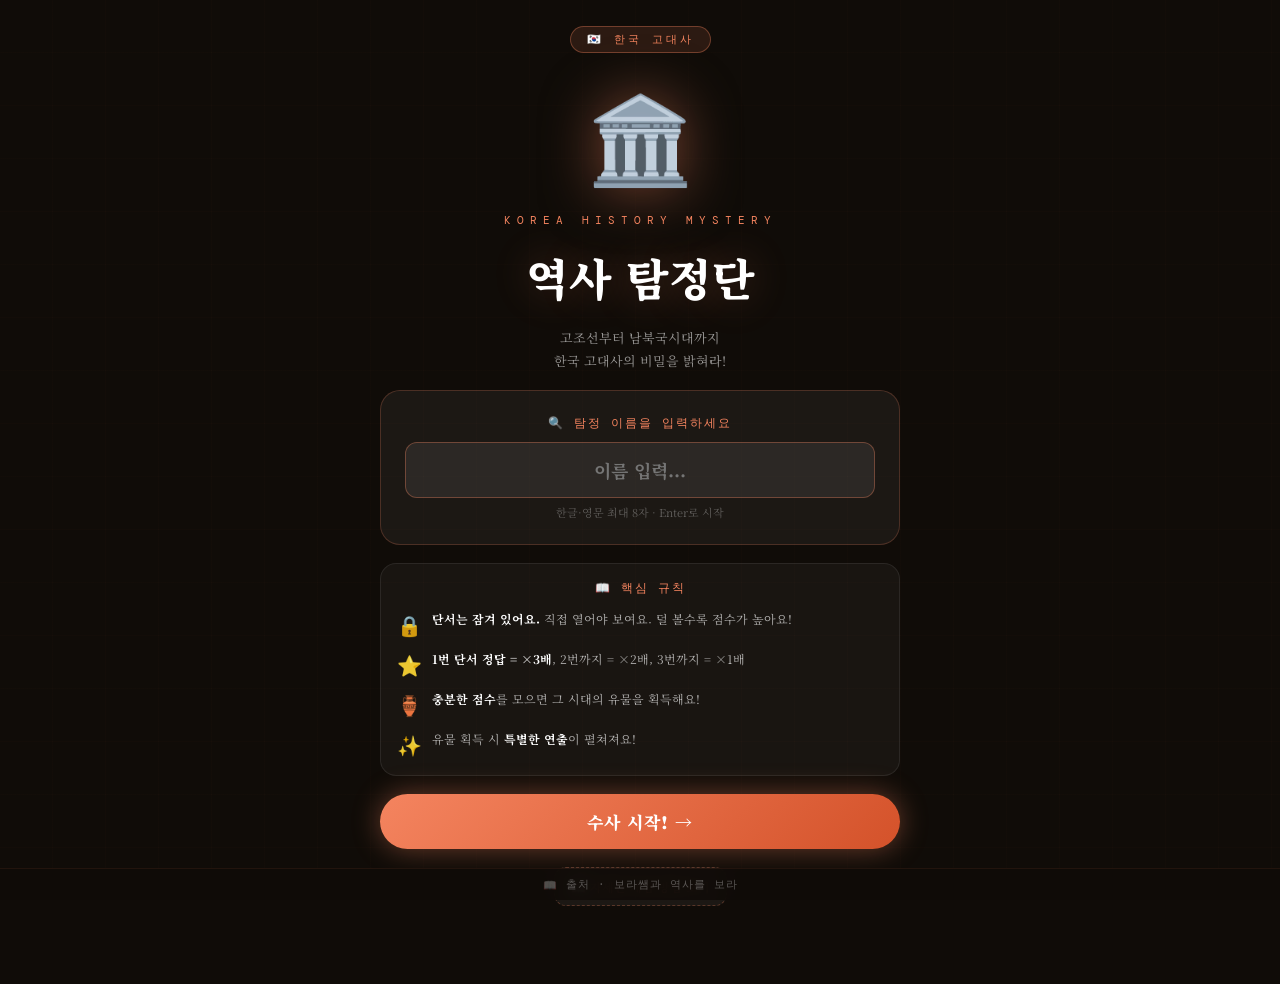
<file: app_detective.html>
<!DOCTYPE html>
<html lang="ko">
<head>
<meta charset="UTF-8">
<meta name="viewport" content="width=device-width, initial-scale=1.0">
<title>역사 탐정단 — 한국 고대사의 비밀</title>
<link href="https://fonts.googleapis.com/css2?family=Noto+Serif+KR:wght@400;700;900&family=DM+Mono:wght@400;500&display=swap" rel="stylesheet">
<style>
*, *::before, *::after { box-sizing:border-box; margin:0; padding:0; }
:root {
  --acc:#f4845f; --bg:#100c08;
  --serif:'Noto Serif KR',Georgia,serif;
  --mono:'DM Mono',monospace;
}
html { scroll-behavior:smooth; }
body {
  min-height:100vh; background:var(--bg);
  color:rgba(255,255,255,.92); font-family:var(--serif);
  overflow-x:hidden;
}
body::before {
  content:''; position:fixed; inset:0; z-index:0; pointer-events:none;
  background-image:
    repeating-linear-gradient(0deg,transparent,transparent 52px,rgba(244,132,95,.016) 52px,rgba(244,132,95,.016) 53px),
    repeating-linear-gradient(90deg,transparent,transparent 52px,rgba(244,132,95,.016) 52px,rgba(244,132,95,.016) 53px);
}
.wrap { position:relative; z-index:1; min-height:100vh; display:flex; flex-direction:column; align-items:center; padding:16px 16px 68px; }
.screen { width:100%; max-width:520px; display:none; flex-direction:column; }
.screen.active { display:flex; }

/* ═══ BUTTONS ═══ */
.btn-main {
  background:linear-gradient(135deg,#f4845f,#d4522a); color:#fff;
  border:none; border-radius:50px; padding:15px 36px; font-size:17px;
  font-weight:900; cursor:pointer; letter-spacing:1px;
  font-family:var(--serif); box-shadow:0 0 28px rgba(244,132,95,.4);
  transition:all .2s;
}
.btn-main:hover { transform:scale(1.04); box-shadow:0 0 52px rgba(244,132,95,.7); }
.btn-result {
  background:linear-gradient(135deg,#f4c55f,#d4962a); color:#100c08;
  border:none; border-radius:50px; padding:14px 36px; font-size:16px;
  font-weight:900; cursor:pointer; letter-spacing:1px;
  font-family:var(--serif); transition:all .2s;
}
.btn-result:hover { transform:scale(1.04); filter:brightness(1.1); }
.btn-ghost {
  background:rgba(255,255,255,.05); border:1px solid rgba(255,255,255,.15);
  border-radius:12px; padding:12px; font-size:13px; font-weight:700;
  cursor:pointer; font-family:var(--serif); color:rgba(255,255,255,.6);
  transition:all .2s; width:100%;
}
.btn-ghost:hover { background:rgba(255,255,255,.1); }
.btn-accent {
  border:none; border-radius:12px; padding:14px; font-size:15px;
  font-weight:900; cursor:pointer; font-family:var(--serif);
  letter-spacing:1px; transition:all .2s; width:100%;
}
.btn-accent:hover { transform:translateY(-2px); filter:brightness(1.1); }

/* ═══ NAME SCREEN ═══ */
#nameScreen { min-height:100vh; align-items:center; justify-content:center; text-align:center; gap:18px; }
.ns-badge {
  display:inline-flex; align-items:center; gap:8px;
  background:rgba(244,132,95,.12); border:1px solid rgba(244,132,95,.35);
  border-radius:20px; padding:5px 16px;
  font-family:var(--mono); font-size:11px; color:var(--acc); letter-spacing:3px;
}
.ns-castle { font-size:86px; animation:float 3s ease-in-out infinite; filter:drop-shadow(0 0 28px rgba(244,132,95,.5)); }
.ns-eyebrow { font-family:var(--mono); font-size:11px; letter-spacing:6px; color:var(--acc); text-transform:uppercase; }
.ns-title { font-size:clamp(28px,7vw,44px); font-weight:900; color:#fff; text-shadow:0 0 40px rgba(244,132,95,.3); }
.ns-desc { color:rgba(255,255,255,.58); font-size:13px; line-height:1.7; }
.ns-card {
  background:rgba(255,255,255,.05); border:1px solid rgba(244,132,95,.22);
  border-radius:20px; padding:24px; width:100%;
}
.ns-card label { display:block; color:var(--acc); font-size:12px; letter-spacing:2px; font-family:var(--mono); margin-bottom:10px; }
.ns-input {
  width:100%; background:rgba(255,255,255,.07); border:1.5px solid rgba(244,132,95,.35);
  border-radius:12px; padding:14px 18px; font-size:18px; font-weight:700;
  color:#fff; font-family:var(--serif); outline:none; text-align:center; transition:all .2s;
}
.ns-input:focus { border-color:var(--acc); box-shadow:0 0 0 3px rgba(244,132,95,.12); }
.ns-hint { color:rgba(255,255,255,.3); font-size:11px; margin-top:6px; }
.ns-howto {
  background:rgba(255,255,255,.04); border:1px solid rgba(255,255,255,.08);
  border-radius:16px; padding:16px; width:100%; text-align:left;
}
.ns-howto-title { color:var(--acc); font-size:12px; font-family:var(--mono); letter-spacing:2px; margin-bottom:12px; text-align:center; }
.ns-howto-row { display:flex; gap:10px; align-items:flex-start; margin-bottom:10px; }
.ns-howto-row:last-child { margin-bottom:0; }
.ns-howto-icon { font-size:20px; flex-shrink:0; margin-top:1px; }
.ns-howto-txt { font-size:12px; line-height:1.6; color:rgba(255,255,255,.68); }
.ns-howto-txt b { color:#fff; }

/* ═══ ERA MAP ═══ */
#eraScreen { min-height:100vh; gap:14px; padding-top:20px; }
.em-header { text-align:center; }
.em-welcome { color:var(--acc); font-size:13px; font-family:var(--mono); letter-spacing:2px; margin-bottom:4px; }
.em-title { font-size:21px; font-weight:900; color:#fff; margin-bottom:4px; }
.em-sub { color:rgba(255,255,255,.48); font-size:12px; line-height:1.6; }
.em-stats {
  background:rgba(255,255,255,.05); border:1px solid rgba(244,132,95,.14);
  border-radius:14px; padding:13px 16px; display:flex; gap:0; align-items:stretch;
}
.em-stat { flex:1; text-align:center; padding:0 8px; }
.em-stat+.em-stat { border-left:1px solid rgba(255,255,255,.08); }
.em-stat-val { font-size:20px; font-weight:900; }
.em-stat-lbl { font-size:10px; color:rgba(255,255,255,.38); margin-top:2px; font-family:var(--mono); }
.btn-guide {
  background:rgba(255,255,255,.05); border:1px dashed rgba(244,132,95,.28);
  border-radius:12px; padding:10px 16px; font-size:12px; font-weight:700;
  cursor:pointer; font-family:var(--serif); color:rgba(244,132,95,.75);
  transition:all .2s; text-align:center;
}
.btn-guide:hover { background:rgba(244,132,95,.08); }
.era-list { display:flex; flex-direction:column; gap:9px; }
.era-card {
  background:rgba(255,255,255,.05); border:1px solid rgba(255,255,255,.08);
  border-radius:15px; padding:14px 16px; cursor:pointer;
  display:flex; align-items:center; gap:12px;
  transition:all .22s; position:relative; overflow:hidden;
}
.era-card::before { content:''; position:absolute; left:0; top:0; bottom:0; width:3px; border-radius:0 2px 2px 0; transition:width .2s; }
.era-card:hover:not(.era-locked) { transform:translateX(4px); }
.era-card:hover:not(.era-locked)::before { width:5px; }
.era-locked { opacity:.32; cursor:not-allowed; }
.era-icon { font-size:34px; flex-shrink:0; }
.era-info { flex:1; min-width:0; }
.era-name { font-size:14px; font-weight:700; color:#fff; }
.era-period { font-size:11px; color:rgba(255,255,255,.38); font-family:var(--mono); margin-top:1px; }
.era-prog-bar { height:4px; background:rgba(255,255,255,.1); border-radius:2px; overflow:hidden; margin-top:4px; }
.era-prog-fill { height:100%; border-radius:2px; transition:width .4s; }
.era-prog-txt { font-size:11px; color:rgba(255,255,255,.38); font-family:var(--mono); margin-top:2px; }
.era-right { display:flex; flex-direction:column; align-items:flex-end; gap:4px; flex-shrink:0; }
.era-score-lbl { font-size:13px; font-weight:700; font-family:var(--mono); }
.era-relic-badge { font-size:18px; }
.era-retry-btn {
  font-size:10px; font-family:var(--mono); padding:3px 8px;
  background:rgba(255,255,255,.1); border:1px solid rgba(255,255,255,.18);
  border-radius:6px; cursor:pointer; color:rgba(255,255,255,.55); transition:all .15s;
}
.era-retry-btn:hover { background:rgba(255,255,255,.2); color:#fff; }
.relic-shelf {
  background:rgba(255,255,255,.04); border:1px solid rgba(244,132,95,.12);
  border-radius:15px; padding:14px;
}
.shelf-hdr { display:flex; justify-content:space-between; align-items:center; margin-bottom:12px; }
.shelf-title { font-family:var(--mono); font-size:11px; letter-spacing:3px; color:rgba(255,255,255,.38); }
.shelf-hint { font-size:11px; color:rgba(255,255,255,.28); }
.relics-row { display:flex; gap:8px; flex-wrap:wrap; }
.relic-slot {
  width:52px; height:52px; border-radius:10px;
  border:1.5px dashed rgba(255,255,255,.12);
  display:flex; align-items:center; justify-content:center;
  font-size:24px; transition:all .3s; position:relative; cursor:default;
}
.relic-slot.earned {
  border-style:solid; border-color:rgba(244,132,95,.5);
  background:rgba(244,132,95,.12);
  box-shadow:0 0 16px rgba(244,132,95,.3);
  animation:relicGlow 2.5s ease-in-out infinite;
}
.relic-slot .relic-tip {
  position:absolute; bottom:calc(100%+6px); left:50%; transform:translateX(-50%);
  background:#1a100a; border:1px solid rgba(244,132,95,.3);
  border-radius:8px; padding:6px 10px; font-size:11px; color:#fff;
  white-space:nowrap; pointer-events:none; opacity:0; transition:opacity .2s; z-index:10;
}
.relic-slot:hover .relic-tip { opacity:1; }

/* ═══ GUIDE MODAL ═══ */
.modal-overlay {
  position:fixed; inset:0; background:rgba(0,0,0,.8); z-index:200;
  display:flex; align-items:center; justify-content:center; padding:20px;
  backdrop-filter:blur(5px); opacity:0; pointer-events:none; transition:opacity .25s;
}
.modal-overlay.open { opacity:1; pointer-events:all; }
.modal-box {
  background:#1a100a; border:1px solid rgba(244,132,95,.28);
  border-radius:20px; padding:24px; max-width:460px; width:100%;
  max-height:85vh; overflow-y:auto; position:relative;
  transform:scale(.94); transition:transform .25s;
}
.modal-overlay.open .modal-box { transform:scale(1); }
.modal-close {
  position:absolute; top:14px; right:14px; background:rgba(255,255,255,.1);
  border:none; border-radius:8px; width:30px; height:30px; font-size:16px;
  cursor:pointer; color:#fff; display:flex; align-items:center; justify-content:center;
}
.modal-title { color:var(--acc); font-size:15px; font-weight:900; margin-bottom:16px; letter-spacing:1px; }
.guide-section { margin-bottom:16px; }
.guide-section-title { font-size:12px; font-family:var(--mono); letter-spacing:2px; color:rgba(255,255,255,.45); margin-bottom:8px; }
.guide-row { display:flex; gap:10px; align-items:flex-start; margin-bottom:8px; }
.guide-row:last-child { margin-bottom:0; }
.guide-icon { font-size:18px; flex-shrink:0; }
.guide-txt { font-size:13px; line-height:1.65; color:rgba(255,255,255,.78); }
.guide-txt b { color:#fff; }
.relic-table { width:100%; border-collapse:collapse; margin-top:6px; }
.relic-table th,.relic-table td { padding:7px 10px; font-size:12px; text-align:left; border-bottom:1px solid rgba(255,255,255,.07); }
.relic-table th { font-family:var(--mono); font-size:10px; letter-spacing:1px; color:rgba(255,255,255,.38); }
.relic-table td:last-child { color:var(--acc); font-weight:700; font-family:var(--mono); }

/* ═══ GAME SCREEN ═══ */
#gameScreen { gap:11px; padding-top:10px; }
.g-topbar { display:flex; justify-content:space-between; align-items:center; }
.g-caselabel { font-family:var(--mono); font-size:11px; letter-spacing:3px; }
.g-score { background:rgba(255,255,255,.1); border-radius:20px; padding:5px 13px; font-size:13px; font-weight:700; }
.g-progbar { height:3px; background:rgba(255,255,255,.08); border-radius:2px; overflow:hidden; }
.g-progfill { height:100%; border-radius:2px; background:linear-gradient(90deg,var(--acc),#f4c55f); transition:width .5s; }
.g-era-badge { display:inline-flex; align-items:center; gap:6px; border-radius:20px; padding:4px 13px; font-size:12px; letter-spacing:1px; }
.g-card {
  background:rgba(255,255,255,.05); border-radius:18px; padding:16px;
  border:1px solid rgba(244,132,95,.14); backdrop-filter:blur(8px);
}
.g-card-top { display:flex; gap:11px; align-items:center; margin-bottom:9px; }
.g-card-icon { font-size:38px; flex-shrink:0; }
.g-card-filelabel { font-family:var(--mono); font-size:10px; letter-spacing:2px; margin-bottom:2px; }
.g-card-title { font-size:17px; font-weight:900; color:#fff; }
.g-card-intro { color:rgba(255,255,255,.65); font-size:13px; line-height:1.75; font-style:italic; }
.score-hint {
  display:flex; align-items:center; gap:8px;
  background:rgba(244,132,95,.07); border:1px solid rgba(244,132,95,.2);
  border-radius:10px; padding:9px 13px; font-size:12px;
}
.sh-stars { font-size:16px; flex-shrink:0; }
.sh-text { color:rgba(255,255,255,.78); flex:1; line-height:1.5; }
.clue-lbl { font-family:var(--mono); font-size:11px; letter-spacing:3px; }
.clues-list { display:flex; flex-direction:column; gap:7px; }
.clue-locked-placeholder {
  background:rgba(255,255,255,.03); border:1px dashed rgba(255,255,255,.09);
  border-radius:10px; padding:12px 14px;
  display:flex; gap:10px; align-items:center;
}
.clp-icon { font-size:14px; color:rgba(255,255,255,.18); flex-shrink:0; }
.clp-text { font-size:13px; color:rgba(255,255,255,.16); font-style:italic; }
.clue-item {
  background:rgba(244,132,95,.07); border:1px solid rgba(244,132,95,.22);
  border-radius:10px; padding:12px 14px;
  display:flex; gap:10px; align-items:flex-start;
  animation:revealClue .45s cubic-bezier(.4,0,.2,1);
}
.clue-num { font-family:var(--mono); font-size:11px; flex-shrink:0; margin-top:3px; }
.clue-body { font-size:13px; line-height:1.65; }
@keyframes revealClue {
  from { opacity:0; transform:translateX(-16px) scale(.96); }
  to   { opacity:1; transform:translateX(0) scale(1); }
}
.clue-btns { display:flex; flex-direction:column; gap:8px; margin-top:4px; }
.btn-next-clue {
  width:100%; background:rgba(255,255,255,.05); border:1px solid rgba(255,255,255,.13);
  border-radius:11px; padding:12px; font-size:13px; font-weight:700;
  cursor:pointer; font-family:var(--serif); transition:all .2s;
  display:flex; align-items:center; justify-content:space-between;
}
.btn-next-clue:hover { background:rgba(255,255,255,.1); transform:translateY(-1px); }
.btn-next-clue .nxt-warn { font-size:11px; font-family:var(--mono); color:#f4c55f; }
.bubble { display:flex; gap:10px; align-items:flex-start; background:rgba(255,255,255,.05); border:1px solid rgba(244,132,95,.16); border-radius:13px; padding:12px; }
.bubble-av { font-size:28px; flex-shrink:0; }
.bubble-name { font-size:11px; font-weight:700; margin-bottom:4px; }
.bubble-txt { font-size:13px; line-height:1.7; color:rgba(255,255,255,.8); font-style:italic; }
.q-box { background:rgba(255,255,255,.07); border-radius:13px; padding:14px; border:1px solid rgba(244,132,95,.24); }
.q-lbl { font-family:var(--mono); font-size:10px; letter-spacing:2px; margin-bottom:6px; }
.q-text { color:#fff; font-size:15px; font-weight:700; line-height:1.65; }
.q-mult { font-family:var(--mono); font-size:11px; margin-top:6px; }
.opts-grid { display:flex; flex-direction:column; gap:7px; }
@media(min-width:400px){ .opts-grid { display:grid; grid-template-columns:1fr 1fr; gap:7px; } }
.opt-btn {
  background:rgba(255,255,255,.05); border:1px solid rgba(255,255,255,.1);
  border-radius:10px; padding:11px 13px; color:rgba(255,255,255,.88);
  font-size:14px; cursor:pointer; text-align:left; font-family:var(--serif);
  display:flex; align-items:center; gap:10px; transition:all .16s;
}
.opt-btn:hover:not(:disabled) { background:rgba(244,132,95,.14); transform:translateX(3px); }
.opt-btn:disabled { cursor:default; }
.opt-btn.correct { background:rgba(100,200,100,.2); border-color:rgba(100,200,100,.5); }
.opt-btn.wrong   { background:rgba(220,80,80,.2);  border-color:rgba(220,80,80,.5); }
.opt-letter {
  width:27px; height:27px; border-radius:50%; border:2px solid var(--acc);
  display:flex; align-items:center; justify-content:center; font-size:12px;
  font-weight:700; flex-shrink:0; color:var(--acc); font-family:var(--mono); transition:all .2s;
}
.correct .opt-letter { border-color:#6dc86d; color:#6dc86d; }
.wrong .opt-letter   { border-color:#e86d6d; color:#e86d6d; }
.fb-banner { border-radius:14px; padding:16px; text-align:center; }
.fb-banner.ok  { background:linear-gradient(135deg,rgba(100,200,100,.18),rgba(50,150,50,.07)); border:1px solid rgba(100,200,100,.4); }
.fb-banner.bad { background:linear-gradient(135deg,rgba(200,80,80,.18),rgba(150,50,50,.07)); border:1px solid rgba(200,80,80,.4); }
.fb-emoji { font-size:44px; margin-bottom:6px; }
.fb-title { font-size:20px; font-weight:900; margin-bottom:3px; }
.fb-title.ok { color:#6dc86d; } .fb-title.bad { color:#e86d6d; }
.fb-sub { color:rgba(255,255,255,.58); font-size:13px; }
.score-breakdown { background:rgba(255,255,255,.05); border-radius:11px; padding:11px 13px; display:flex; align-items:center; gap:9px; }
.sb-stars { font-size:17px; }
.sb-main { font-size:14px; font-weight:700; }
.sb-detail { font-size:11px; color:rgba(255,255,255,.45); margin-top:2px; }
.bonus-toggle { width:100%; background:rgba(255,255,255,.03); border:1px dashed rgba(244,132,95,.25); border-radius:10px; padding:10px; font-size:13px; font-weight:700; cursor:pointer; font-family:var(--serif); transition:all .2s; }
.bonus-toggle:hover { background:rgba(244,132,95,.07); }
.bonus-body { background:rgba(244,132,95,.06); border:1px solid rgba(244,132,95,.16); border-radius:10px; padding:0 13px; max-height:0; overflow:hidden; transition:max-height .4s, padding .3s; }
.bonus-body.open { max-height:250px; padding:12px 13px; }
.bonus-lbl { font-family:var(--mono); font-size:10px; letter-spacing:2px; margin-bottom:6px; }
.bonus-txt { font-size:13px; line-height:1.7; color:rgba(255,255,255,.78); }
.ans-review { background:rgba(255,255,255,.04); border-radius:10px; padding:10px 12px; }
.rev-row { display:flex; align-items:center; gap:8px; padding:5px 0; }
.rev-row+.rev-row { border-top:1px solid rgba(255,255,255,.06); }

/* ═══ ERA SUMMARY ═══ */
.era-summary {
  background:rgba(255,255,255,.05); border:1px solid rgba(244,132,95,.22);
  border-radius:14px; padding:16px; text-align:center;
}
.es-title { color:var(--acc); font-size:12px; font-family:var(--mono); letter-spacing:2px; margin-bottom:10px; }
.es-score { font-size:32px; font-weight:900; color:#fff; margin-bottom:4px; }
.es-relic-status { font-size:14px; margin-bottom:10px; }
.es-threshold-info { font-size:12px; color:rgba(255,255,255,.52); line-height:1.7; }

/* ═══ RELIC UNLOCK — SPECTACULAR ═══ */
.relic-unlock-overlay {
  position:fixed; inset:0; z-index:300;
  background:rgba(0,0,0,.85);
  backdrop-filter:blur(8px);
  display:flex; align-items:center; justify-content:center;
  padding:24px;
  opacity:0; pointer-events:none; transition:opacity .4s;
}
.relic-unlock-overlay.show { opacity:1; pointer-events:all; }
.relic-unlock-box {
  background:linear-gradient(160deg,#1e1008 0%,#2e1810 50%,#1e0e08 100%);
  border:2px solid rgba(244,132,95,.6);
  border-radius:24px; padding:32px 24px; max-width:380px; width:100%;
  text-align:center; position:relative; overflow:hidden;
  transform:scale(.7) translateY(40px);
  transition:transform .5s cubic-bezier(.34,1.56,.64,1), opacity .4s;
  box-shadow:0 0 60px rgba(244,132,95,.4), 0 0 120px rgba(244,132,95,.15);
}
.relic-unlock-overlay.show .relic-unlock-box {
  transform:scale(1) translateY(0);
}
.ru-shimmer {
  position:absolute; top:0; left:-60%; width:40%; height:100%;
  background:linear-gradient(90deg,transparent,rgba(255,255,255,.08),transparent);
  animation:shimmerRelic 2s ease-in-out infinite;
}
.ru-sparkles { position:absolute; inset:0; pointer-events:none; }
.ru-sp {
  position:absolute; font-size:20px;
  animation:sparkleFloat 2s ease-out forwards;
  opacity:0;
}
.ru-eyebrow {
  font-family:var(--mono); font-size:11px; letter-spacing:4px;
  color:rgba(244,132,95,.7); margin-bottom:12px;
}
.ru-icon-wrap {
  width:100px; height:100px; border-radius:50%;
  background:radial-gradient(circle,rgba(244,132,95,.25) 0%,rgba(244,132,95,.05) 70%);
  border:2px solid rgba(244,132,95,.4);
  display:flex; align-items:center; justify-content:center;
  margin:0 auto 16px;
  box-shadow:0 0 30px rgba(244,132,95,.4);
  animation:pulseRelic 1.5s ease-in-out infinite;
}
.ru-icon-big { font-size:56px; }
.ru-got { color:var(--acc); font-size:22px; font-weight:900; margin-bottom:6px; }
.ru-name { color:#fff; font-size:18px; font-weight:900; margin-bottom:8px; }
.ru-desc { color:rgba(255,255,255,.62); font-size:12px; line-height:1.65; margin-bottom:20px; }
.ru-close {
  background:linear-gradient(135deg,#f4845f,#d4522a); color:#fff;
  border:none; border-radius:50px; padding:12px 32px; font-size:15px;
  font-weight:900; cursor:pointer; font-family:var(--serif);
  box-shadow:0 0 20px rgba(244,132,95,.4); transition:all .2s;
  letter-spacing:1px;
}
.ru-close:hover { transform:scale(1.05); box-shadow:0 0 36px rgba(244,132,95,.6); }

/* ═══ DOTS ═══ */
.g-dots { display:flex; justify-content:center; gap:6px; margin-top:2px; }
.g-dot  { height:6px; border-radius:3px; transition:all .28s; background:rgba(255,255,255,.16); }

/* ═══ RESULT ═══ */
#resultScreen { min-height:100vh; align-items:center; justify-content:center; gap:0; text-align:center; padding-top:30px; padding-bottom:60px; }
.res-trophy { font-size:78px; margin-bottom:10px; }
.res-closed { font-family:var(--mono); font-size:11px; letter-spacing:5px; color:var(--acc); margin-bottom:6px; }
.res-rank { font-size:24px; font-weight:900; color:#fff; margin-bottom:4px; }
.res-msg { color:rgba(255,255,255,.6); font-size:14px; margin-bottom:26px; line-height:1.65; max-width:320px; }
.ring-wrap { position:relative; width:144px; height:144px; margin:0 auto 20px; }
.ring-svg { position:absolute; inset:0; }
.ring-inner { position:absolute; inset:18px; background:#120a06; border-radius:50%; display:flex; flex-direction:column; align-items:center; justify-content:center; }
.ring-val { color:var(--acc); font-size:30px; font-weight:900; line-height:1; }
.ring-lbl { color:rgba(255,255,255,.35); font-size:11px; }
.res-stats { display:grid; grid-template-columns:repeat(3,1fr); gap:9px; width:100%; margin-bottom:20px; }
.res-stat { background:rgba(255,255,255,.05); border:1px solid rgba(244,132,95,.14); border-radius:12px; padding:13px 8px; }
.rs-icon { font-size:22px; margin-bottom:4px; }
.rs-val  { color:var(--acc); font-size:19px; font-weight:900; }
.rs-lbl  { color:rgba(255,255,255,.38); font-size:10px; margin-top:2px; }
.res-relics { width:100%; background:rgba(255,255,255,.04); border:1px solid rgba(244,132,95,.16); border-radius:15px; padding:14px; margin-bottom:18px; }
.rr-title { font-family:var(--mono); font-size:11px; letter-spacing:3px; color:var(--acc); margin-bottom:12px; text-align:center; }
.rr-grid { display:flex; gap:10px; justify-content:center; flex-wrap:wrap; }
.rr-item { text-align:center; width:60px; }
.rr-icon { font-size:34px; margin-bottom:3px; filter:drop-shadow(0 0 7px rgba(244,132,95,.4)); }
.rr-name { font-size:10px; color:rgba(255,255,255,.45); line-height:1.3; }
.rr-item.locked .rr-icon { filter:grayscale(1); opacity:.16; }
.rr-item.locked .rr-name { opacity:.28; }
.res-era-table { width:100%; background:rgba(255,255,255,.04); border:1px solid rgba(244,132,95,.1); border-radius:14px; padding:14px; margin-bottom:22px; text-align:left; }
.ret-title { font-family:var(--mono); font-size:11px; letter-spacing:3px; color:var(--acc); margin-bottom:10px; }
.ret-row { display:flex; align-items:center; gap:9px; padding:6px 0; border-bottom:1px solid rgba(255,255,255,.05); }
.ret-row:last-child { border-bottom:none; }
.ret-icon { font-size:17px; }
.ret-name { flex:1; font-size:12px; color:rgba(255,255,255,.58); }
.ret-pts  { font-size:12px; font-weight:700; font-family:var(--mono); }
.ret-relic { font-size:16px; }

/* ═══ PARTICLES ═══ */
.particle { position:fixed; font-size:22px; z-index:400; pointer-events:none; animation:particleFly 1.6s ease-out forwards; }
.confetti { position:fixed; width:10px; height:10px; border-radius:2px; z-index:400; pointer-events:none; animation:confettiFall 2s ease-in forwards; }

/* ═══ KEYFRAMES ═══ */
@keyframes float    { 0%,100%{transform:translateY(0)} 50%{transform:translateY(-12px)} }
@keyframes popIn    { from{transform:scale(.8);opacity:0} 60%{transform:scale(1.07)} to{transform:scale(1);opacity:1} }
@keyframes fadeIn   { from{opacity:0;transform:translateX(14px)} to{opacity:1;transform:translateX(0)} }
@keyframes particleFly { 0%{transform:translateY(0) scale(1) rotate(0deg);opacity:1} 100%{transform:translateY(-160px) scale(.1) rotate(360deg);opacity:0} }
@keyframes confettiFall {
  0%{transform:translateY(-20px) rotate(0deg);opacity:1;}
  100%{transform:translateY(120vh) rotate(720deg);opacity:0;}
}
@keyframes relicGlow { 0%,100%{box-shadow:0 0 8px rgba(244,132,95,.2)} 50%{box-shadow:0 0 24px rgba(244,132,95,.6)} }
@keyframes pulseRelic { 0%,100%{transform:scale(1)} 50%{transform:scale(1.08)} }
@keyframes shimmerRelic { 0%{left:-60%} 100%{left:120%} }
@keyframes sparkleFloat {
  0%{opacity:0;transform:translate(0,0) scale(0);}
  20%{opacity:1;transform:translate(var(--tx),var(--ty)) scale(1.2);}
  100%{opacity:0;transform:translate(var(--tx2),var(--ty2)) scale(0);}
}
.anim-in  { animation:fadeIn .35s ease forwards; }
.anim-pop { animation:popIn .45s cubic-bezier(.4,0,.2,1) forwards; }
::-webkit-scrollbar { width:4px; }
::-webkit-scrollbar-thumb { background:rgba(244,132,95,.28); border-radius:2px; }

.rank-popup-overlay{position:fixed;inset:0;z-index:350;display:flex;align-items:center;justify-content:center;padding:24px;pointer-events:none;}
.rank-popup{background:linear-gradient(160deg,#1a1008 0%,#2a1c10 50%,#1a1008 100%);border:2px solid rgba(244,184,95,.7);border-radius:20px;padding:22px 26px;max-width:300px;width:100%;text-align:center;position:relative;overflow:hidden;pointer-events:all;box-shadow:0 0 50px rgba(244,184,95,.35);opacity:0;transform:scale(.8) translateY(20px);transition:opacity .4s,transform .5s cubic-bezier(.34,1.56,.64,1);}
.rank-popup.show{opacity:1;transform:scale(1) translateY(0);}
.rank-popup-shimmer{position:absolute;top:0;left:-60%;width:40%;height:100%;background:linear-gradient(90deg,transparent,rgba(255,255,255,.07),transparent);animation:shimmerRank 1.8s ease-in-out infinite;}
.rp-eyebrow{font-family:var(--mono);font-size:10px;letter-spacing:4px;color:rgba(244,184,95,.7);margin-bottom:8px;}
.rp-icon{font-size:48px;margin-bottom:8px;}
.rp-title{color:#fff;font-size:17px;font-weight:900;margin-bottom:5px;}
.rp-desc{color:rgba(255,255,255,.6);font-size:12px;line-height:1.6;margin-bottom:14px;}
.rp-close{background:linear-gradient(135deg,var(--acc),#c47a3a);color:#fff;border:none;border-radius:30px;padding:9px 26px;font-size:13px;font-weight:900;cursor:pointer;font-family:var(--serif);}
@keyframes shimmerRank{0%{left:-60%}100%{left:120%}}
.g-rank-badge{display:inline-flex;align-items:center;gap:5px;background:rgba(255,255,255,.08);border:1px solid rgba(255,255,255,.15);border-radius:20px;padding:3px 10px;font-size:11px;font-family:var(--mono);color:rgba(255,255,255,.65);transition:all .3s;white-space:nowrap;}
.g-rank-badge.highlight{border-color:rgba(244,184,95,.5);background:rgba(244,184,95,.12);color:var(--acc);animation:rankBadgePop .6s cubic-bezier(.34,1.56,.64,1);}
@keyframes rankBadgePop{0%{transform:scale(1)}50%{transform:scale(1.15)}100%{transform:scale(1)}}

.rank-table-overlay{position:fixed;inset:0;z-index:400;background:rgba(0,0,0,.7);display:flex;align-items:center;justify-content:center;padding:20px;}
.rank-table-popup{background:#1a1408;border:1.5px solid rgba(244,184,95,.5);border-radius:20px;padding:20px;max-width:360px;width:100%;max-height:80vh;overflow-y:auto;}
.rt-title{font-size:16px;font-weight:900;color:#f4c55f;margin-bottom:14px;text-align:center;}
.rt-row{display:flex;align-items:center;gap:10px;padding:8px 10px;border-radius:10px;margin-bottom:4px;}
.rt-row.current{background:rgba(244,184,95,.18);border:1px solid rgba(244,184,95,.4);}
.rt-row.achieved{background:rgba(100,200,100,.08);}
.rt-icon{font-size:22px;width:32px;text-align:center;flex-shrink:0;}
.rt-info{flex:1;}
.rt-name{font-size:13px;font-weight:700;color:#fff;}
.rt-req{font-size:11px;color:rgba(255,255,255,.45);font-family:var(--mono);}
.rt-badge{font-size:11px;font-family:var(--mono);padding:2px 8px;border-radius:10px;flex-shrink:0;}
.rt-badge.done{background:rgba(100,200,100,.2);color:#6dc86d;}
.rt-badge.now{background:rgba(244,184,95,.25);color:#f4c55f;}
.rt-badge.locked{color:rgba(255,255,255,.25);}
.rt-close-btn{width:100%;margin-top:14px;border:none;border-radius:12px;padding:11px;font-size:14px;font-weight:900;cursor:pointer;background:rgba(255,255,255,.1);color:#fff;font-family:var(--serif);}

/* ═══ AI 리포트 ═══ */
.ai-report-btn {
  display:flex; align-items:center; justify-content:center; gap:8px;
  width:100%; border:none; border-radius:14px; padding:13px 20px;
  background:linear-gradient(135deg,#1a2a4a 0%,#0d1a30 100%);
  border:1.5px solid rgba(100,160,255,.4);
  color:#7eb8ff; font-size:14px; font-weight:700; cursor:pointer;
  font-family:var(--serif); letter-spacing:.5px;
  box-shadow:0 0 20px rgba(100,160,255,.1);
  transition:all .2s;
}
.ai-report-btn:hover { background:linear-gradient(135deg,#1e3560,#111f38); box-shadow:0 0 28px rgba(100,160,255,.2); }
.ai-report-btn .ai-pulse {
  width:8px; height:8px; border-radius:50%; background:#7eb8ff;
  animation:aiPulse 1.5s ease-in-out infinite;
}
@keyframes aiPulse { 0%,100%{opacity:1;transform:scale(1)} 50%{opacity:.4;transform:scale(.7)} }

.ai-overlay {
  position:fixed; inset:0; z-index:500;
  background:rgba(0,0,0,.85); backdrop-filter:blur(6px);
  display:flex; align-items:flex-end; justify-content:center;
  padding:0;
}
.ai-panel {
  background:linear-gradient(180deg,#0d1825 0%,#060e18 100%);
  border:1.5px solid rgba(100,160,255,.3);
  border-radius:24px 24px 0 0;
  width:100%; max-width:520px;
  max-height:88vh; overflow-y:auto;
  padding:20px 18px 32px;
  transform:translateY(100%);
  transition:transform .45s cubic-bezier(.34,1.1,.64,1);
}
.ai-panel.show { transform:translateY(0); }
.ai-panel-handle {
  width:40px; height:4px; border-radius:2px;
  background:rgba(255,255,255,.2); margin:0 auto 18px;
}
.ai-panel-header {
  display:flex; align-items:center; gap:10px; margin-bottom:18px;
}
.ai-panel-icon { font-size:28px; }
.ai-panel-title { font-size:18px; font-weight:900; color:#fff; }
.ai-panel-sub { font-size:12px; color:rgba(255,255,255,.45); font-family:var(--mono); margin-top:2px; }

/* 로딩 */
.ai-loading {
  display:flex; flex-direction:column; align-items:center;
  gap:14px; padding:30px 0; text-align:center;
}
.ai-loading-dots { display:flex; gap:6px; }
.ai-loading-dots span {
  width:8px; height:8px; border-radius:50%; background:#7eb8ff;
  animation:aiDot 1.2s ease-in-out infinite;
}
.ai-loading-dots span:nth-child(2){animation-delay:.2s}
.ai-loading-dots span:nth-child(3){animation-delay:.4s}
@keyframes aiDot{0%,80%,100%{transform:scale(0);opacity:.3}40%{transform:scale(1);opacity:1}}
.ai-loading-text { font-size:13px; color:rgba(255,255,255,.5); font-family:var(--mono); }

/* 리포트 섹션 */
.ai-section {
  border-radius:14px; padding:14px 15px; margin-bottom:12px;
  border:1px solid;
}
.ai-section.strength {
  background:rgba(100,200,100,.07);
  border-color:rgba(100,200,100,.25);
}
.ai-section.weakness {
  background:rgba(255,120,80,.07);
  border-color:rgba(255,120,80,.25);
}
.ai-section.next {
  background:rgba(100,160,255,.07);
  border-color:rgba(100,160,255,.25);
}
.ai-section.summary {
  background:rgba(244,184,95,.07);
  border-color:rgba(244,184,95,.25);
}
.ai-section-header {
  display:flex; align-items:center; gap:8px;
  margin-bottom:10px;
}
.ai-section-icon { font-size:20px; }
.ai-section-title { font-size:13px; font-weight:900; letter-spacing:.5px; }
.ai-section.strength .ai-section-title { color:#6dc86d; }
.ai-section.weakness .ai-section-title { color:#ff7850; }
.ai-section.next .ai-section-title { color:#7eb8ff; }
.ai-section.summary .ai-section-title { color:#f4c55f; }
.ai-section-body {
  font-size:13px; line-height:1.75; color:rgba(255,255,255,.8);
  white-space:pre-wrap;
}
.ai-tag {
  display:inline-block; padding:2px 9px; border-radius:20px;
  font-size:11px; font-family:var(--mono); margin:2px 2px 0 0;
}
.ai-tag.good { background:rgba(100,200,100,.2); color:#6dc86d; }
.ai-tag.bad  { background:rgba(255,120,80,.2);  color:#ff7850; }

/* 수시확인 플로팅 버튼 */
.ai-fab {
  position:fixed; bottom:80px; right:16px; z-index:200;
  width:52px; height:52px; border-radius:50%;
  background:linear-gradient(135deg,#1a3a6a,#0d1f40);
  border:1.5px solid rgba(100,160,255,.5);
  color:#7eb8ff; font-size:22px; cursor:pointer;
  display:flex; align-items:center; justify-content:center;
  box-shadow:0 4px 20px rgba(0,0,0,.4), 0 0 20px rgba(100,160,255,.2);
  transition:all .2s; display:none;
}
.ai-fab:hover { transform:scale(1.08); }
.ai-fab .ai-fab-badge {
  position:absolute; top:-3px; right:-3px;
  width:14px; height:14px; border-radius:50%;
  background:#ff5050; border:2px solid #0d1825;
  animation:aiPulse 2s ease-in-out infinite;
}
</style>
</head>
<body>
<div class="wrap">
<div class="rank-popup-overlay" id="rankPopupOverlay" style="display:none">
  <div class="rank-popup" id="rankPopup">
    <div class="rank-popup-shimmer"></div>
    <div class="rp-eyebrow">🎖️ 칭호 획득!</div>
    <div class="rp-icon" id="rpIcon"></div>
    <div class="rp-title" id="rpTitle"></div>
    <div class="rp-desc" id="rpDesc"></div>
    <button class="rp-close" onclick="closeRankPopup()">확인!</button>
  </div>
</div>

<!-- ═══ RELIC UNLOCK OVERLAY ═══ -->
<div class="relic-unlock-overlay" id="relicOverlay">
  <div class="relic-unlock-box" id="relicBox">
    <div class="ru-shimmer"></div>
    <div class="ru-sparkles" id="ruSparkles"></div>
    <div class="ru-eyebrow">✨ 유물 획득!</div>
    <div class="ru-icon-wrap"><div class="ru-icon-big" id="ruIconBig"></div></div>
    <div class="ru-got" id="ruGot"></div>
    <div class="ru-name" id="ruNameBig"></div>
    <div class="ru-desc" id="ruDescBig"></div>
    <button class="ru-close" onclick="closeRelicOverlay()">🎉 보관함에 넣기!</button>
  </div>
</div>

<!-- ═══ GUIDE MODAL ═══ -->
<div class="modal-overlay" id="guideModal" onclick="closeGuide(event)">
  <div class="modal-box">
    <button class="modal-close" onclick="closeGuideBtn()">✕</button>
    <div class="modal-title">📖 게임 방법 안내</div>
    <div class="guide-section">
      <div class="guide-section-title">🔍 단서 & 점수 시스템</div>
      <div class="guide-row"><div class="guide-icon">1️⃣</div><div class="guide-txt">각 문제는 <b>단서 3개</b>를 순서대로 공개할 수 있어요.</div></div>
      <div class="guide-row"><div class="guide-icon">⭐</div><div class="guide-txt"><b>단서를 적게 보고 맞출수록</b> 더 높은 점수!<br>• 1번 단서만 → <b>×3배 (300점)</b><br>• 2번 단서까지 → <b>×2배 (200점)</b><br>• 3번 단서까지 → <b>×1배 (100점)</b></div></div>
      <div class="guide-row"><div class="guide-icon">🔒</div><div class="guide-txt">다음 단서는 <b>잠겨 있어요.</b> 버튼을 눌러야 공개돼요.</div></div>
    </div>
    <div class="guide-section">
      <div class="guide-section-title">🏺 유물 획득 조건</div>
      <div class="guide-row"><div class="guide-icon">🏺</div><div class="guide-txt">시대별 <b>총 획득 점수</b>가 기준 이상이면 유물 획득!</div></div>
      <table class="relic-table">
        <tr><th>시대</th><th>문제 수</th><th>유물 획득 기준</th></tr>
        <tr><td>고조선</td><td>5문제</td><td>850점 이상</td></tr>
        <tr><td>여러 나라의 성장</td><td>6문제</td><td>1000점 이상</td></tr>
        <tr><td>고구려</td><td>6문제</td><td>1000점 이상</td></tr>
        <tr><td>백제</td><td>5문제</td><td>850점 이상</td></tr>
        <tr><td>신라</td><td>5문제</td><td>850점 이상</td></tr>
        <tr><td>통일신라</td><td>5문제</td><td>850점 이상</td></tr>
        <tr><td>발해</td><td>4문제</td><td>700점 이상</td></tr>
      </table>
      <div class="guide-row" style="margin-top:8px"><div class="guide-icon">🔄</div><div class="guide-txt">점수가 부족하면 <b>시대 목록에서 재도전</b>할 수 있어요.</div></div>
    </div>
    <div class="guide-section">
      <div class="guide-section-title">🗺️ 진행 방식</div>
      <div class="guide-row"><div class="guide-icon">🔓</div><div class="guide-txt">앞 시대를 <b>완료</b>해야 다음 시대가 열려요.</div></div>
      <div class="guide-row"><div class="guide-icon">📊</div><div class="guide-txt">모든 시대를 완료한 뒤 <b>최종 결과</b>를 확인하세요!</div></div>
    </div>
  </div>
</div>

<!-- ═══ NAME SCREEN ═══ -->
<div id="nameScreen" class="screen active">
  <div class="ns-badge">🇰🇷 한국 고대사</div>
  <div class="ns-castle">🏛️</div>
  <div class="ns-eyebrow">Korea History Mystery</div>
  <h1 class="ns-title">역사 탐정단</h1>
  <p class="ns-desc">고조선부터 남북국시대까지<br>한국 고대사의 비밀을 밝혀라!</p>
  <div class="ns-card">
    <label>🔍 탐정 이름을 입력하세요</label>
    <input class="ns-input" id="nameInput" type="text" placeholder="이름 입력..." maxlength="8" autocomplete="off">
    <div class="ns-hint">한글·영문 최대 8자 · Enter로 시작</div>
  </div>
  <div class="ns-howto">
    <div class="ns-howto-title">📖 핵심 규칙</div>
    <div class="ns-howto-row"><div class="ns-howto-icon">🔒</div><div class="ns-howto-txt"><b>단서는 잠겨 있어요.</b> 직접 열어야 보여요. 덜 볼수록 점수가 높아요!</div></div>
    <div class="ns-howto-row"><div class="ns-howto-icon">⭐</div><div class="ns-howto-txt"><b>1번 단서 정답 = ×3배</b>, 2번까지 = ×2배, 3번까지 = ×1배</div></div>
    <div class="ns-howto-row"><div class="ns-howto-icon">🏺</div><div class="ns-howto-txt"><b>충분한 점수</b>를 모으면 그 시대의 유물을 획득해요!</div></div>
    <div class="ns-howto-row"><div class="ns-howto-icon">✨</div><div class="ns-howto-txt">유물 획득 시 <b>특별한 연출</b>이 펼쳐져요!</div></div>
  </div>
  <button class="btn-main" style="width:100%" onclick="startWithName()">수사 시작! →</button>
  <button class="btn-guide" onclick="openGuide()">📖 자세한 게임 방법 보기</button>
</div>

<!-- ═══ ERA MAP ═══ -->
<div id="eraScreen" class="screen">
  <div class="em-header">
    <div class="em-welcome" id="emWelcome"></div>
    <div class="em-title">시대 선택</div>
    <div class="em-sub">각 시대의 사건을 해결하고 유물을 수집하세요!</div>
  </div>
  <div class="em-stats">
    <div class="em-stat"><div class="em-stat-val" id="emScore" style="color:var(--acc)">0</div><div class="em-stat-lbl">총 점수</div></div>
    <div class="em-stat"><div class="em-stat-val" id="emCorrect" style="color:#6dc86d">0</div><div class="em-stat-lbl">정답</div></div>
    <div class="em-stat"><div class="em-stat-val" id="emRelics" style="color:#f4c55f">0</div><div class="em-stat-lbl">유물</div></div>
    <div class="em-stat"><div class="em-stat-val" id="emDone" style="color:rgba(255,255,255,.45)">0/7</div><div class="em-stat-lbl">완료</div></div>
  </div>
    <div id="eraRankDisplay" style="display:flex;align-items:center;justify-content:space-between;background:rgba(255,255,255,.05);border:1px solid rgba(255,255,255,.1);border-radius:14px;padding:10px 16px">
    <div style="display:flex;align-items:center;gap:10px">
      <span id="eraRankIcon" style="font-size:24px">🔍</span>
      <div><div style="font-family:var(--mono);font-size:9px;letter-spacing:2px;color:rgba(255,255,255,.38);margin-bottom:2px">현재 칭호</div>
      <div id="eraRankTitle" style="font-size:13px;font-weight:700;color:#fff">견습 탐정 🔍</div></div>
    </div>
    <div style="text-align:right">
      <div style="font-family:var(--mono);font-size:9px;letter-spacing:2px;color:rgba(255,255,255,.38);margin-bottom:2px">다음 칭호까지</div>
      <div id="eraRankNext" style="font-size:11px;color:var(--acc);font-family:var(--mono)">첫 문제를 풀어봐요!</div>
    </div>
  </div>
<button class="btn-guide" onclick="openGuide()">📖 게임 방법 보기 · 유물 획득 기준 확인</button>
  <div class="era-list" id="eraList"></div>
  <div class="relic-shelf">
    <div class="shelf-hdr">
      <div class="shelf-title">🏺 유물 보관함</div>
      <div class="shelf-hint">각 시대 목표 점수 달성 시 획득</div>
    </div>
    <div class="relics-row" id="relicsRow"></div>
  </div>
  <button class="btn-result" style="width:100%;margin-top:4px" onclick="showResult()">📊 최종 결과 보기</button>
  <button id="eraAiBtn" class="ai-report-btn" style="margin-top:8px;display:none" onclick="openAiReport()"><div class="ai-pulse"></div>🤖 AI 리포트 확인하기</button>
</div>

<!-- ═══ GAME SCREEN ═══ -->
<div id="gameScreen" class="screen">
  <div class="g-topbar">
    <div class="g-caselabel" id="gCaseLabel"></div>
    <div style="display:flex;flex-direction:column;align-items:flex-end;gap:3px">
      <div class="g-score" id="gScore"></div>
      <div class="g-rank-badge" id="gRankBadge">🔍 견습 탐정</div>
    </div>
  </div>
  <div class="g-progbar"><div class="g-progfill" id="gProgFill"></div></div>
  <div class="g-era-badge" id="gEraBadge"></div>
  <div class="g-card">
    <div class="g-card-top">
      <div class="g-card-icon" id="gCardIcon"></div>
      <div>
        <div class="g-card-filelabel" id="gCardFile"></div>
        <div class="g-card-title" id="gCardTitle"></div>
      </div>
    </div>
    <div class="g-card-intro" id="gCardIntro"></div>
  </div>
  <div id="phClues">
    <div class="score-hint"><div class="sh-stars" id="shStars"></div><div class="sh-text" id="shText"></div></div>
    <div class="clue-lbl" id="clueLbl" style="margin-top:12px;margin-bottom:8px"></div>
    <div class="clues-list" id="cluesList"></div>
    <div class="clue-btns" id="cluesBtns" style="margin-top:10px"></div>
    <!-- 단서 아래 인라인 문제 -->
    <div id="inlineQBox" style="display:none;margin-top:14px;background:linear-gradient(135deg,rgba(244,184,95,.12) 0%,rgba(200,130,50,.08) 100%);border:2px solid rgba(244,184,95,.45);border-radius:14px;padding:16px;box-shadow:0 0 20px rgba(244,184,95,.1)">
      <div style="font-family:var(--mono);font-size:10px;letter-spacing:3px;color:var(--acc);margin-bottom:8px;display:flex;align-items:center;gap:6px"><span style="font-size:16px">❓</span> 지금 바로 추리하세요!</div>
      <div id="inlineQText" style="font-size:15px;font-weight:900;color:#f4c55f;line-height:1.65;margin-bottom:8px;text-shadow:0 0 20px rgba(244,184,95,.3)"></div>
      <div id="inlineScoreHint" style="font-family:var(--mono);font-size:11px;color:rgba(255,255,255,.5);margin-bottom:12px"></div>
      <div id="inlineOpts" style="display:flex;flex-direction:column;gap:7px"></div>
    </div>
  </div>
  <div id="phQuestion" style="display:none;flex-direction:column;gap:10px">
    <div class="bubble">
      <div class="bubble-av">🕵️</div>
      <div><div class="bubble-name" id="bubName1"></div><div class="bubble-txt" id="bubTxt1"></div></div>
    </div>
    <div class="q-box">
      <div class="q-lbl" id="qLbl"></div>
      <div class="q-text" id="qText"></div>
      <div class="q-mult" id="qMult"></div>
    </div>
    <div class="opts-grid" id="optsGrid"></div>
  </div>
  <div id="phFeedback" style="display:none;flex-direction:column;gap:10px">
    <div class="fb-banner" id="fbBanner">
      <div class="fb-emoji" id="fbEmoji"></div>
      <div class="fb-title" id="fbTitle"></div>
      <div class="fb-sub"   id="fbSub"></div>
    </div>
    <div class="score-breakdown">
      <div class="sb-stars" id="sbStars"></div>
      <div><div class="sb-main" id="sbMain"></div><div class="sb-detail" id="sbDetail"></div></div>
    </div>
    <div class="bubble">
      <div class="bubble-av">🕵️</div>
      <div><div class="bubble-name" id="bubName2"></div><div class="bubble-txt" id="expTxt"></div></div>
    </div>
    <button class="bonus-toggle" id="bonusToggle" onclick="toggleBonus()"></button>
    <div class="bonus-body" id="bonusBody">
      <div class="bonus-lbl" id="bonusLbl"></div>
      <div class="bonus-txt" id="bonusTxt"></div>
    </div>
    <div class="ans-review" id="ansReview"></div>
    <div class="era-summary" id="eraSummary" style="display:none">
      <div class="es-title">⚑ 이 시대 수사 완료!</div>
      <div class="es-score" id="esSc"></div>
      <div class="es-relic-status" id="esRelic"></div>
      <div class="es-threshold-info" id="esInfo"></div>
    </div>
    <button class="btn-accent" id="btnNext" onclick="nextQ()"></button>
    <button class="btn-ghost" id="btnBackMap" onclick="backToMap()">← 시대 목록으로</button>
  </div>
  <div class="g-dots" id="gDots"></div>
</div>

<div id="bossScreen" class="screen">
  <div style="text-align:center;padding:16px 0 8px">
    <div style="font-size:52px;animation:float 2s ease-in-out infinite;filter:drop-shadow(0 0 18px rgba(244,184,95,.6))">⚔️</div>
    <div style="font-family:var(--mono);font-size:11px;letter-spacing:4px;color:var(--acc);margin-bottom:6px">FINAL MISSION</div>
    <div style="font-size:20px;font-weight:900;color:#fff;margin-bottom:4px">최종 관문</div>
    <div style="color:rgba(255,255,255,.52);font-size:12px;line-height:1.65" id="bossIntro"></div>
  </div>
  <div style="background:rgba(255,255,255,.05);border:1px solid rgba(244,184,95,.2);border-radius:12px;padding:10px 14px">
    <div style="display:flex;justify-content:space-between;align-items:center;margin-bottom:6px">
      <div style="font-family:var(--mono);font-size:10px;letter-spacing:2px;color:var(--acc)" id="bossProgress">문제 1 / ?</div>
      <div style="font-family:var(--mono);font-size:12px;font-weight:700;color:#f4c55f" id="bossTotalScore">+0점</div>
    </div>
    <div style="height:4px;background:rgba(255,255,255,.1);border-radius:2px;overflow:hidden">
      <div id="bossProgBar" style="height:100%;border-radius:2px;background:linear-gradient(90deg,var(--acc),#f4c55f);transition:width .4s;width:0%"></div>
    </div>
  </div>
  <div id="bossQuizBox" style="background:rgba(255,255,255,.07);border:1px solid rgba(244,184,95,.3);border-radius:14px;padding:16px">
    <div style="font-family:var(--mono);font-size:10px;letter-spacing:2px;color:var(--acc);margin-bottom:8px">⭐⭐ 정답 시 2배 점수!</div>
    <div style="font-size:15px;font-weight:700;color:#fff;line-height:1.65;margin-bottom:14px" id="bossQuestion"></div>
    <div id="bossOpts" style="display:flex;flex-direction:column;gap:7px"></div>
  </div>
  <div id="bossFeedback" style="display:none;flex-direction:column;gap:10px">
    <div id="bossBanner" style="border-radius:14px;padding:16px;text-align:center">
      <div id="bossEmoji" style="font-size:44px;margin-bottom:6px"></div>
      <div id="bossTitle" style="font-size:20px;font-weight:900;margin-bottom:3px"></div>
      <div id="bossSub" style="font-size:13px;color:rgba(255,255,255,.6)"></div>
    </div>
    <div style="font-family:var(--mono);font-size:13px;color:#f4c55f;text-align:center;font-weight:700" id="bossEarnedDisplay"></div>
    <div style="background:rgba(255,255,255,.05);border-radius:11px;padding:12px;font-size:13px;line-height:1.7;color:rgba(255,255,255,.8)" id="bossExp"></div>
    <button id="bossNextBtn" style="border:none;border-radius:12px;padding:14px;font-size:15px;font-weight:900;cursor:pointer;font-family:var(--serif);letter-spacing:1px;width:100%" onclick="bossNextQuestion()"></button>
  </div>
  <div id="bossComplete" style="display:none;flex-direction:column;gap:12px;text-align:center">
    <div style="font-size:60px;animation:float 2s ease-in-out infinite">🏆</div>
    <div style="font-size:22px;font-weight:900;color:#f4c55f">최종 관문 완료!</div>
    <div style="color:rgba(255,255,255,.7);font-size:14px;line-height:1.7" id="bossCompleteMsg"></div>
    <div style="background:rgba(244,184,95,.12);border:1px solid rgba(244,184,95,.4);border-radius:14px;padding:16px">
      <div style="font-family:var(--mono);font-size:11px;letter-spacing:2px;color:rgba(255,255,255,.5);margin-bottom:6px">최종 관문 획득 점수</div>
      <div style="font-size:32px;font-weight:900;color:#f4c55f" id="bossFinalScore">0점</div>
    </div>
    <button style="border:none;border-radius:50px;padding:14px;font-size:16px;font-weight:900;cursor:pointer;font-family:var(--serif);width:100%;background:linear-gradient(135deg,var(--acc),#c47a3a);color:#fff" onclick="goToResult()">📊 최종 결과 보기!</button>
  </div>
  <button class="btn-ghost" style="margin-top:4px" onclick="backToMap()">← 시대 목록으로</button>
</div>

<!-- ═══ RESULT ═══ -->
<div id="resultScreen" class="screen">
  <div class="res-trophy">🏆</div>
  <div class="res-closed">Case Closed · 한국 고대사</div>
  <div class="res-rank" id="resRank"></div>
  <div class="res-msg"  id="resMsg"></div>
  <div class="ring-wrap">
    <svg class="ring-svg" viewBox="0 0 144 144">
      <circle cx="72" cy="72" r="60" fill="none" stroke="rgba(255,255,255,.07)" stroke-width="12"/>
      <circle id="ringArc" cx="72" cy="72" r="60" fill="none" stroke="#f4845f" stroke-width="12"
        stroke-linecap="round" stroke-dasharray="376.99" stroke-dashoffset="376.99"
        transform="rotate(-90 72 72)" style="transition:stroke-dashoffset 1.2s cubic-bezier(.4,0,.2,1)"/>
    </svg>
    <div class="ring-inner"><div class="ring-val" id="ringVal">0</div><div class="ring-lbl">점</div></div>
  </div>
  <div class="res-stats">
    <div class="res-stat"><div class="rs-icon">🔍</div><div class="rs-val" id="rsCnt"></div><div class="rs-lbl">정답</div></div>
    <div class="res-stat"><div class="rs-icon">📊</div><div class="rs-val" id="rsPct"></div><div class="rs-lbl">정답률</div></div>
    <div class="res-stat"><div class="rs-icon">🏺</div><div class="rs-val" id="rsRel"></div><div class="rs-lbl">유물</div></div>
  </div>
  <div class="res-relics"><div class="rr-title">🏺 수집한 유물</div><div class="rr-grid" id="rrGrid"></div></div>
  <div class="res-era-table"><div class="ret-title">📚 시대별 수사 결과</div><div id="retRows"></div></div>
  <button class="btn-main" style="width:100%;border-radius:50px;padding:14px 40px;font-size:16px" onclick="retryAll()">🔄 처음부터 다시 도전!</button>
  <button class="ai-report-btn" style="margin-top:10px" onclick="openAiReport()"><div class="ai-pulse"></div>🤖 AI 학습 리포트 보기</button>
  <button class="btn-ghost" style="margin-top:8px" onclick="backToMap()">← 시대 목록으로</button>
</div>

</div>

<footer style="position:fixed;bottom:0;left:0;right:0;z-index:50;background:rgba(16,12,8,.9);backdrop-filter:blur(10px);border-top:1px solid rgba(244,132,95,.08);padding:8px 16px;display:flex;align-items:center;justify-content:center;gap:8px;font-family:'DM Mono',monospace;font-size:11px;color:rgba(255,255,255,.3);letter-spacing:1px;pointer-events:none;">
  <span>📖</span><span>출처 · 보라쌤과 역사를 보라</span>
</footer>

<script>

// ══════════════════════════════════════════
//  SOUND ENGINE  (Web Audio API)
// ══════════════════════════════════════════
var audioCtx = null;
function getAudio(){
  if(!audioCtx) audioCtx = new (window.AudioContext || window.webkitAudioContext)();
  return audioCtx;
}
function playTone(freq, type, dur, vol, delay){
  if(vol===undefined)vol=0.18;
  if(delay===undefined)delay=0;
  try{
    var ctx=getAudio();
    var o=ctx.createOscillator();
    var g=ctx.createGain();
    o.connect(g); g.connect(ctx.destination);
    o.type=type; o.frequency.setValueAtTime(freq, ctx.currentTime+delay);
    g.gain.setValueAtTime(0, ctx.currentTime+delay);
    g.gain.linearRampToValueAtTime(vol, ctx.currentTime+delay+0.01);
    g.gain.exponentialRampToValueAtTime(0.001, ctx.currentTime+delay+dur);
    o.start(ctx.currentTime+delay); o.stop(ctx.currentTime+delay+dur+0.05);
  }catch(e){}
}
function sfxCorrect(){
  playTone(523,'sine',.1,.15);
  playTone(659,'sine',.1,.15,0.1);
  playTone(784,'sine',.18,.15,0.2);
}
function sfxWrong(){
  playTone(300,'sawtooth',.08,.12);
  playTone(220,'sawtooth',.18,.12,0.09);
}
function sfxClue(){
  playTone(440,'sine',.08,.1);
  playTone(550,'sine',.1,.1,0.08);
}
function sfxClick(){
  playTone(600,'sine',.05,.08);
}
function sfxRelic(){
  // triumphant fanfare
  var notes=[523,659,784,1047];
  notes.forEach(function(f,i){playTone(f,'sine',.3,.2,i*0.12);});
  setTimeout(function(){
    var ch=[784,988,1175,1568];
    ch.forEach(function(f,i){playTone(f,'sine',.25,.15,i*0.1);});
  },600);
}
function sfxNextQ(){
  playTone(440,'sine',.06,.08);
}

// ══════════════════════════════════════════
//  THRESHOLDS
// ══════════════════════════════════════════
// 고조선5=850, 여러나라6=1000, 고구려6=1000, 백제5=850, 신라5=850, 통일신라5=850, 발해4=700

var RELIC_THRESHOLD = [850, 1000, 1000, 850, 850, 850, 700, 500];

// ══════════════════════════════════════════
//  DATA  (7 eras, 36 questions total)
// ══════════════════════════════════════════
var ERAS = [
/* 0 ─ 고조선 */
{
  id:0, name:"고조선", period:"BCE 2333 ~ BCE 108",
  icon:"🏔️", accent:"#f4845f",
  bg:"linear-gradient(135deg,#1a0c06 0%,#0c0603 100%)",
  relic:{icon:"🐻", name:"단군의 곰 토템", desc:"고조선 건국 신화 속 웅녀의 상징. 곰과 호랑이가 사람이 되길 원했던 신화가 담긴 유물."},
  questions:[
    {title:"고조선의 건국 신화", intro:"하늘에서 내려온 환웅과 곰이 변한 웅녀 사이에서 태어난 아이가 있다. 그 아이가 세운 나라는...", icon:"🌤️",
     clues:["신화: 하늘신 환인의 아들 환웅이 태백산 신단수에 내려옴","탄생: 웅녀와 결합해 단군왕검 탄생","건국: BCE 2333년 아사달에 도읍을 정해 고조선 건국"],
     q:"환웅과 웅녀 사이에서 태어나 고조선을 세운 인물은?", opts:["해모수","단군왕검","주몽","혁거세"], ans:1,
     exp:"단군왕검이 BCE 2333년 아사달에 도읍을 정하고 고조선을 건국했어요. 단군 신화는 하늘(환웅)·땅(웅녀)과의 결합을 통해 건국의 신성함을 나타내며, 우리 민족의 뿌리를 상징해요.",
     bonus:"단군이 1908년간 고조선을 다스렸다는 기록이 있어요. 이후 아사달로 들어가 산신이 됐다고 해요. 전국 곳곳의 '단군 성지'는 지금도 우리 민족의 정신적 뿌리예요!"},
    {title:"8조법의 사회", intro:"고조선에는 사회 질서를 유지하는 법이 있었다. 당시 사회상을 보여주는 이 법은...", icon:"⚖️",
     clues:["법명: 8조법 (8가지 조항으로 구성)","내용1: 사람을 죽인 자는 즉시 사형에 처함","내용2: 남에게 상처 입힌 자는 곡식으로 갚음"],
     q:"고조선의 사회 질서를 보여주는 법으로, 현재 3개 조항이 전해지는 이 법은?", opts:["경국대전","8조법","형법","고려율"],ans:1,
     exp:"고조선의 8조법은 생명 존중, 사유 재산 보호, 노비 존재 등 당시 사회상을 보여줘요. 현재 3개 조항만 전해지는데, 이를 통해 고조선이 계급 사회였음을 알 수 있어요.",
     bonus:"8조법 중 '도둑질한 자는 노비로 삼는다'는 조항이 있어요. 이는 고조선에 이미 사유 재산과 노비 제도가 존재했음을 보여줘요. 상당히 발전된 사회였군요!"},
    {title:"고조선의 세력 범위", intro:"고조선은 어디까지 영향력을 미쳤을까? 청동기 유물이 그 흔적을 알려주는데...", icon:"🗺️",
     clues:["유물: 비파형 동검 — 한반도·만주 일대에서 발견","유물: 탁자식 고인돌 — 한반도 북부·만주 지역 분포","영역: 현재 만주 지역 + 한반도 북부를 중심으로 성장"],
     q:"고조선의 세력 범위를 알 수 있는 대표적인 청동기 유물은?", opts:["세형 동검","비파형 동검","청동 방울","청동 거울"],ans:1,
     exp:"비파형 동검은 악기 비파 모양의 청동검으로, 한반도·만주 지역에 분포해 고조선의 세력 범위를 알려줘요. 이후 한반도 독자적인 세형 동검으로 발전해요.",
     bonus:"탁자식 고인돌은 거대한 돌을 책상처럼 세워 만든 무덤이에요. 수십 톤의 돌을 옮기려면 강력한 권력자가 필요했어요. 고인돌의 주인은 당시 지배층이었답니다!"},
    {title:"위만 조선의 성립", intro:"고조선의 역사에서 중요한 변화가 일어났다. 중국에서 온 한 인물이 왕위를 차지했는데...", icon:"👑",
     clues:["인물: 위만 — 중국 연나라 출신으로 고조선에 망명","사건: BCE 194년 준왕을 몰아내고 왕위 차지","발전: 철기 문화 적극 수용, 영토 크게 확장"],
     q:"BCE 194년 고조선의 준왕을 몰아내고 왕위에 오른 인물은?", opts:["단군","위만","한 무제","우거왕"],ans:1,
     exp:"위만은 중국 연나라 출신으로 고조선에 망명했다가 준왕을 몰아내고 왕이 됐어요. 위만 조선은 철기 문화를 적극 수용하고 한반도 남쪽의 여러 나라가 한나라와 교역하는 길을 막으며 성장했어요.",
     bonus:"위만이 고조선에 올 때 상투를 틀고 조선 옷을 입었다고 해요. 그래서 학자들 사이에서 위만이 한족인지 조선인인지 논란이 있어요. 진짜 정체는 아직도 미스터리!"},
    {title:"고조선의 멸망", intro:"한나라의 강력한 무제가 고조선을 공격했다. 치열한 전쟁 끝에 고조선은 어떻게 됐을까...", icon:"⚡",
     clues:["원인: 위만 조선이 한나라와 주변국 사이의 교역을 방해","전쟁: BCE 109년 한 무제가 대군으로 침략","결과: 1년간 항전 후 내분으로 BCE 108년 고조선 멸망"],
     q:"고조선이 멸망한 뒤 한나라가 설치한 행정 구역은?", opts:["삼한","한사군","삼국","고구려"],ans:1,
     exp:"BCE 108년 고조선이 멸망하자 한나라는 그 자리에 낙랑·진번·임둔·현도 4개 군(한사군)을 설치했어요. 이후 한사군은 고구려 등 한반도 세력에 의해 점차 축소·소멸됐어요.",
     bonus:"고조선은 내부 분열로 무너졌어요. 한나라 군대가 1년간 공격했는데도 버텼지만, 결국 신하들이 왕(우거왕)을 죽이고 항복했어요. 외부보다 내부의 배신이 더 무서웠던 거죠!"}
  ]
},
/* 1 ─ 여러 나라의 성장 */
{
  id:1, name:"여러 나라의 성장", period:"BCE 1세기 ~ CE 3세기",
  icon:"🌿", accent:"#7bd47a",
  bg:"linear-gradient(135deg,#071a07 0%,#030a03 100%)",
  relic:{icon:"🪘", name:"부여 금동 북", desc:"부여의 영고 제천 행사에 쓰인 북. 하늘에 제사 지내는 고대 신앙과 공동체 정신의 상징."},
  questions:[
    {title:"부여의 사회와 문화", intro:"만주 지역에서 강성한 나라가 일어났다. 하늘에 제사 지내는 큰 축제가 있었는데...", icon:"❄️",
     clues:["위치: 만주 쑹화강 유역의 평야 지대","지배층: 마가·우가·저가·구가 등 지배자들이 나라를 함께 운영","제천: 12월에 영고(迎鼓)라는 제천 행사 개최"],
     q:"부여의 제천 행사로 12월에 하늘에 제사를 지내던 것은?", opts:["무천","동맹","영고","수릿날"],ans:2,
     exp:"부여는 12월에 '영고'라는 제천 행사를 열었어요. 하늘에 제사 지내고 음식을 먹으며 노래하고 춤추는 축제로, 죄수를 풀어주기도 했어요. 이런 제천 행사는 하늘을 섬기는 고대 신앙을 보여줘요.",
     bonus:"부여에는 '1책 12법'이라는 법이 있었어요. 살인·상해·절도에 엄격한 처벌이 있었고, 특히 남의 물건을 훔치면 12배로 갚아야 했어요. 이미 2000년 전에 사유재산을 보호하는 법이 있었던 거예요!"},
    {title:"고구려의 초기 역사", intro:"압록강 중류 지역에서 강인한 민족이 나라를 세웠다. 산간 지역이라 사냥과 전쟁이 발달했는데...", icon:"⚔️",
     clues:["건국: 주몽(동명성왕)이 BCE 37년 졸본에서 건국","제도: 5부족 연맹체로 시작, 귀족 회의(제가 회의) 운영","풍습: 결혼 후 신랑이 신부 집에서 함께 사는 서옥제 존재"],
     q:"고구려의 독특한 혼인 풍습으로, 신랑이 신부 집에서 살다가 자식을 낳은 뒤 데려오는 것은?", opts:["민며느리제","서옥제","순장","형사취수혼"],ans:1,
     exp:"서옥제(데릴사위제)는 혼인 후 신랑이 신부 집 뒤편 작은 집(서옥)에서 살다가 자녀가 성장하면 아내를 데려오는 제도예요. 여성의 지위가 상대적으로 높았던 고구려 사회를 보여줘요.",
     bonus:"주몽은 활을 잘 쏘아 '주몽(활을 잘 쏘는 자)'이라는 이름을 얻었어요. 부여에서 도망쳐 고구려를 세운 그의 이야기는 동명성왕 신화로 전해지며, 지금도 드라마·영화의 단골 소재예요!"},
    {title:"옥저와 동예의 특징", intro:"한반도 동쪽 해안가에 두 나라가 있었다. 특이한 풍습을 가진 이 나라들은...", icon:"🌊",
     clues:["옥저: 함경도 지역, 해산물 풍부, 민며느리제(어린 여자아이를 며느리로 미리 데려와 기름)","동예: 강원도 북부 지역, 족외혼 엄격히 지킴","동예 특산품: 단궁(짧은 활), 조랑말(과하마), 바다표범 가죽"],
     q:"동예의 풍습으로 같은 씨족끼리는 혼인하지 않는 것을 무엇이라 하나요?", opts:["족외혼","민며느리제","서옥제","순장"],ans:0,
     exp:"동예는 다른 씨족끼리만 혼인할 수 있는 족외혼이 엄격했어요. 또한 다른 부족의 영역을 침범하면 소·말로 배상해야 하는 '책화' 풍습이 있어 영역을 중요히 여겼어요. 공동체 질서를 매우 중시한 사회였어요.",
     bonus:"동예의 특산물 '단궁'은 짧지만 강력한 활이에요. 중국 기록에도 나올 만큼 유명했어요. 단궁을 든 동예 전사들은 당시 아시아 최고의 궁수들이었을 거예요!"},
    {title:"삼한의 성립", intro:"한반도 남쪽에서는 세 개의 연맹체가 자라났다. 마한·진한·변한, 이 삼한의 세계는...", icon:"🌾",
     clues:["마한: 경기·충청·전라 지역, 54개 소국, 가장 강성","진한: 경상도 동쪽 지역, 12개 소국 (신라의 기원)","변한: 경상도 남쪽 지역, 12개 소국 (가야의 기원)"],
     q:"삼한 중 가장 세력이 크고 54개 소국으로 이루어진 것은?", opts:["마한","진한","변한","가야"],ans:0,
     exp:"마한은 삼한 중 가장 강성한 세력으로 54개 소국이 모인 연맹체였어요. 진한은 나중에 신라로, 변한은 가야로 발전했어요. 삼한은 정치 지도자(군장)와 제사장(천군)이 분리된 제정분리 사회였어요.",
     bonus:"삼한에는 소도(蘇塗)라는 신성한 구역이 있었어요. 솟대(솟대)를 세운 이곳은 천군이 다스리는 성역으로, 죄인이 도망쳐 들어가도 잡을 수 없었어요. 일종의 치외법권 지역이었어요!"},
    {title:"삼한의 경제와 문화", intro:"삼한 사람들은 어떻게 살았을까? 농사와 교역이 활발했는데...", icon:"🌱",
     clues:["경제: 벼농사 중심 (철기 보급으로 농업 발달)","교역: 변한의 철이 낙랑·왜 등에 수출됨 — 철이 화폐처럼 사용","행사: 5월 씨뿌리기·10월 추수 후 제천 행사"],
     q:"삼한 중 철 생산이 특히 발달해 철을 화폐처럼 사용하고 낙랑과 왜에 수출한 곳은?", opts:["마한","진한","변한","동예"],ans:2,
     exp:"변한은 철 생산으로 유명했어요. 철을 화폐처럼 사용하고 낙랑군과 왜(일본)에 수출했어요. 변한 지역은 이후 가야로 발전하며 철 생산의 명맥을 이어갔어요.",
     bonus:"삼한에는 5월과 10월에 큰 제천 행사가 있었어요. 밤낮으로 노래하고 술을 마시며 춤을 추는 축제였는데, 이것이 오늘날 한국의 정월대보름·추석의 원형이라는 해석도 있어요!"},
    {title:"고대 사회의 제정분리", intro:"고대 한국 사회에서 종교 지도자와 정치 지도자가 분리됐다. 이 구조가 잘 나타나는 곳은...", icon:"⛩️",
     clues:["개념: 정치 지도자(군장)와 종교 지도자(천군)의 역할이 따로 나뉨","삼한: 천군이 소도(신성 지역)를 다스림","의의: 세속 권력이 미치지 않는 종교적 성역 존재"],
     q:"삼한에서 소도(신성한 구역)를 다스리며 제사를 이끈 종교 지도자는?", opts:["군장","천군","제사장","무당"],ans:1,
     exp:"삼한의 천군은 소도라는 신성한 지역을 다스리며 제사를 주관했어요. 정치를 담당한 군장과 역할이 분리된 제정분리 사회였어요. 소도는 종교적 성역으로 죄인도 함부로 잡을 수 없었어요.",
     bonus:"소도의 솟대(긴 장대에 새를 올린 것)는 지금도 우리 민속에 남아 있어요. 마을 입구의 장승과 솟대는 고대 소도 문화의 흔적이에요. 수천 년의 역사가 우리 일상에 살아있는 거예요!"}
  ]
},
/* 2 ─ 고구려 */
{
  id:2, name:"고구려", period:"BCE 37 ~ CE 668",
  icon:"🦅", accent:"#e87d5e",
  bg:"linear-gradient(135deg,#2e0e08 0%,#120503 100%)",
  relic:{icon:"🏹", name:"광개토대왕의 철궁", desc:"광개토대왕이 영토를 넓힐 때 사용한 활. 동아시아 최강국 고구려의 정복 정신이 담겨 있다."},
  questions:[
    {title:"고구려의 성장", intro:"졸본에서 시작한 고구려가 점점 강해졌다. 수도를 옮기며 세력을 넓혔는데...", icon:"🏔️",
     clues:["초기: 주몽이 졸본(환인)에서 건국","발전: 유리왕 때 국내성(집안)으로 수도 이전","성장: 태조왕 때 옥저 정복, 왕권 강화"],
     q:"고구려가 처음 세워진 곳은?", opts:["국내성","평양성","졸본","한양"],ans:2,
     exp:"고구려는 주몽이 졸본(현재 중국 환인 지역)에서 세웠어요. 이후 유리왕 때 국내성(지금의 집안)으로 수도를 옮겼고, 태조왕 때 옥저를 정복하며 본격적으로 세력을 키웠어요.",
     bonus:"고구려 사람들은 어린 시절부터 무예를 익혔어요. 귀족 자제들이 경당(학교)에서 글과 활쏘기를 함께 배웠어요. 문무를 함께 중시한 고구려 교육의 산물이 바로 광개토대왕 같은 인물이었어요!"},
    {title:"소수림왕의 개혁", intro:"고구려가 강국이 되기 위해 내부를 다졌다. 4세기 후반, 중요한 개혁들이 이루어졌는데...", icon:"📚",
     clues:["인물: 소수림왕 (4세기 후반 재위)","개혁1: 372년 불교를 나라 종교로 공인","개혁2: 372년 태학 설립 — 나라에서 운영하는 최초의 학교","개혁3: 373년 율령 반포 — 나라의 법률 체계를 처음 정비"],
     q:"고구려 소수림왕 때 불교와 태학, 율령을 정비한 왕은 누구인가요?", opts:["광개토대왕","소수림왕","고국원왕","장수왕"],ans:1,
     exp:"소수림왕은 불교 공인(372년), 태학 설립(372년, 최초의 학교), 율령 반포(373년, 법률 체계 정비)로 고구려를 강력한 중앙 국가로 만들었어요. 이 세 가지 개혁이 광개토대왕의 정복 전쟁을 가능하게 했어요.",
     bonus:"소수림왕의 개혁은 '선대의 좋은 왕이 다음 세대의 위대한 왕을 만든다'는 교훈을 줘요. 소수림왕이 내부를 다져놨기 때문에 바로 다음 왕인 광개토대왕이 정복 전쟁을 할 수 있었거든요!"},
    {title:"광개토대왕의 정복 활동", intro:"고구려 역사상 가장 위대한 왕이 즉위했다. 동아시아를 호령한 이 왕은...", icon:"⚔️",
     clues:["재위: 391~413년, 18세에 즉위","정복: 요동·만주·한반도 남부까지 최대 영토 확장","비석: 장수왕이 아버지를 기리며 광개토대왕비 건립"],
     q:"고구려의 최대 영토를 개척한 왕은?", opts:["소수림왕","장수왕","광개토대왕","을지문덕"],ans:2,
     exp:"광개토대왕(재위 391~413)은 요동·만주·한반도 남부까지 영토를 넓혀 동아시아 최강국의 기틀을 마련했어요. 신라의 요청을 받아 왜군을 격퇴하기도 했어요. 광개토대왕비에 그 업적이 기록되어 있어요.",
     bonus:"광개토대왕비는 광개토대왕의 아들 장수왕이 세운 4면 비석으로, 높이가 6.39m나 돼요! 비문에는 고구려의 건국 신화부터 광개토대왕의 정복 활동까지 상세히 기록되어 있어요."},
    {title:"장수왕의 남하 정책", intro:"광개토대왕의 뒤를 이은 아들이 새로운 전략을 폈다. 수도를 남쪽으로 옮겼는데...", icon:"🏙️",
     clues:["인물: 장수왕 (재위 413~491, 무려 79년 재위)","천도: 427년 수도를 국내성에서 평양으로 이전","정책: 남하 정책 — 475년 한성 함락, 백제·신라 압박"],
     q:"장수왕이 427년 고구려의 수도를 옮긴 곳은?", opts:["졸본","국내성","평양","한성"],ans:2,
     exp:"장수왕은 427년 수도를 평양으로 옮기며 한반도 지배를 본격화했어요. 475년에는 백제의 수도 한성을 함락하고 개로왕을 죽였어요. 이로써 고구려는 한반도에서 가장 넓은 영토를 차지했어요.",
     bonus:"장수왕은 79년간 재위한 한국 역사상 가장 오래 재위한 왕이에요! 무려 18세에 즉위해 97세에 사망했다고 해요(일부 기록). '장수(長壽)왕'이라는 이름이 딱 맞는 인물이에요!"},
    {title:"고구려의 수·당 전쟁", intro:"중국을 통일한 강대국이 고구려를 노렸다. 을지문덕의 살수 대첩이 역사에 남았는데...", icon:"🌊",
     clues:["1차: 612년 수 양제 113만 대군 침략 → 을지문덕이 살수(청천강)에서 격퇴","2차: 수나라 계속 침략 실패 → 국력 소진으로 수나라 멸망","이후: 당 태종의 침략도 안시성에서 격퇴"],
     q:"612년 수나라 대군을 살수(청천강)에서 격퇴한 고구려의 장군은?", opts:["연개소문","을지문덕","양만춘","온달"],ans:1,
     exp:"을지문덕은 612년 수 양제의 113만 대군에 맞서 청천강(살수)에서 대승을 거뒀어요. 이것이 살수 대첩이에요. 수나라는 고구려 침략에 계속 실패하다 결국 멸망했어요.",
     bonus:"을지문덕은 수나라 장군 우중문에게 시를 보내 '그대의 신기한 계략은 천문을 통달했고... 이제 멈추면 족할 것이다'라며 조롱했어요. 전장에서 시로 적을 조롱한 천재 전략가예요!"},
    {title:"고구려의 멸망", intro:"내부 분열과 나당 연합군의 협공으로 고구려가 위기에 빠졌다. 700년의 역사가 끝났는데...", icon:"💫",
     clues:["분열: 연개소문 사망 후 아들들의 권력 다툼","외침: 나당 연합군(신라+당나라)의 협공","결과: 668년 평양성 함락으로 고구려 멸망"],
     q:"고구려가 668년 멸망할 때 나당 연합군을 이끈 당나라 장군의 공격을 받은 고구려의 마지막 왕은?", opts:["연개소문","보장왕","영류왕","보덕왕"],ans:1,
     exp:"668년 나당 연합군의 협공과 내부 분열로 고구려가 멸망했어요. 연개소문 사망 후 세 아들이 싸우다 한 아들이 당나라에 투항해 내부가 무너졌어요. 보장왕이 항복하며 700년 고구려가 끝났어요.",
     bonus:"고구려 유민들은 이후 발해 건국에 핵심 세력이 됐어요. 대조영이 고구려 유민과 말갈족을 이끌고 발해를 세운 거예요. 고구려의 정신은 발해로 이어졌답니다!"}
  ]
},
/* 3 ─ 백제 */
{
  id:3, name:"백제", period:"BCE 18 ~ CE 660",
  icon:"🌸", accent:"#d4a8e8",
  bg:"linear-gradient(135deg,#160820 0%,#0a030f 100%)",
  relic:{icon:"🧩", name:"백제 금동 대향로", desc:"부여 능산리에서 발견된 백제 최고의 예술품. 불교와 도교가 결합된 백제 문화의 정수."},
  questions:[
    {title:"백제의 건국과 성장", intro:"한강 유역에 새 나라가 세워졌다. 고구려 주몽의 아들이 세운 이 나라는...", icon:"🌸",
     clues:["건국: 온조(주몽의 아들)가 BCE 18년 위례성에서 건국","성장: 3세기 고이왕 때 율령 반포, 16관등 정비","위치: 한강 유역 — 풍부한 물자와 교통 요충지"],
     q:"백제를 건국한 인물은?", opts:["주몽","온조","박혁거세","김수로"],ans:1,
     exp:"온조가 BCE 18년 한강 유역 위례성에서 백제를 건국했어요. 고구려를 세운 주몽의 아들로, 고구려에서 내려와 새 나라를 세웠어요. 한강 유역의 비옥한 땅이 백제 성장의 기반이 됐어요.",
     bonus:"백제 건국 신화에는 온조 외에 비류라는 형도 있어요. 형 비류는 바닷가 미추홀에 나라를 세웠지만 땅이 습하고 물이 짜서 실패했어요. 동생 온조의 위례성이 번창하자 부끄러워 죽었다고 해요."},
    {title:"근초고왕의 전성기", intro:"4세기 백제의 황금기가 열렸다. 강력한 왕이 왜와 손잡고 고구려를 공격했는데...", icon:"⚔️",
     clues:["인물: 근초고왕 (4세기 후반 재위)","업적1: 고구려 고국원왕을 전사시킴 (371년)","업적2: 중국·왜와 활발한 교류, 박사 고흥이 서기 편찬"],
     q:"371년 평양성 전투에서 고구려 고국원왕을 전사시킨 백제의 왕은?", opts:["성왕","의자왕","근초고왕","무령왕"],ans:2,
     exp:"근초고왕은 371년 평양성 전투에서 고구려 고국원왕을 전사시킨 백제 최전성기의 왕이에요. 마한을 통합하고 요서 지방까지 진출하며 해외 무역을 활발히 했어요. 박사 고흥이 '서기'를 편찬한 것도 이때예요.",
     bonus:"근초고왕은 일본에 아직기와 왕인을 파견했어요. 왕인이 '천자문'과 '논어'를 전한 것이 일본 문자 교육의 시작이라는 설이 있어요. 백제가 일본 고대 문화 형성에 엄청난 영향을 미쳤답니다!"},
    {title:"백제의 위기와 재건", intro:"고구려 장수왕의 남하 정책으로 백제가 큰 위기에 빠졌다. 수도를 빼앗겼는데...", icon:"🏚️",
     clues:["위기: 475년 장수왕의 공격으로 한성 함락, 개로왕 전사","이전: 웅진(공주)으로 수도 이전","재건: 무령왕이 22담로에 왕족 파견, 왕권 강화"],
     q:"475년 고구려 장수왕의 공격으로 한성이 함락된 뒤 백제가 수도를 옮긴 곳은?", opts:["부여","공주(웅진)","전주","익산"],ans:1,
     exp:"475년 고구려 장수왕이 한성을 함락하고 개로왕을 죽이자, 백제는 웅진(지금의 공주)으로 수도를 옮겼어요. 이후 무령왕이 22담로에 왕족을 파견해 지방 통제를 강화하며 백제를 재건했어요.",
     bonus:"2011년 무령왕릉에서 발굴된 유물들은 백제 문화의 세련됨을 보여줘요. 특히 무령왕과 왕비의 금제 관장식·금귀걸이·금팔찌는 지금 봐도 놀라운 예술 수준이에요!"},
    {title:"성왕의 사비 천도와 불교", intro:"무령왕의 뒤를 이어 성왕이 백제를 더욱 발전시켰다. 수도를 다시 옮겼는데...", icon:"🕌",
     clues:["천도: 538년 수도를 사비(부여)로 이전, 국호를 '남부여'로","불교: 일본에 불교와 선진 문물 전파 (552년경)","결말: 관산성 전투에서 신라에 패해 전사 (554년)"],
     q:"성왕이 538년 수도를 옮긴 곳은?", opts:["공주","부여(사비)","익산","나주"],ans:1,
     exp:"성왕은 538년 수도를 사비(지금의 부여)로 옮기고 국호를 '남부여'로 바꿨어요. 중앙 행정 조직을 22부로 정비하고 일본에 불교를 전파했어요. 그러나 554년 관산성 전투에서 신라 복병에 의해 전사했어요.",
     bonus:"성왕이 일본에 불교를 전파한 사건은 일본 고대사에서 매우 중요해요. 이후 일본에서 불교를 국교로 삼고 사찰을 짓는 것이 유행했는데, 이 모든 것이 백제의 영향이에요!"},
    {title:"백제의 멸망", intro:"나당 연합군의 공격으로 백제 최후의 날이 왔다. 의자왕이 항복하는 순간...", icon:"💔",
     clues:["원인: 의자왕 후기 정치 문란, 계백 장군의 황산벌 전투","전투: 660년 나당 연합군 — 신라 김유신 + 당나라 소정방","결말: 황산벌 패배 후 사비성 함락, 의자왕 항복"],
     q:"660년 황산벌에서 5000명의 결사대를 이끌고 신라군에 맞서 장렬히 전사한 백제의 장군은?", opts:["계백","성충","흥수","예식진"],ans:0,
     exp:"계백 장군은 가족을 손수 죽이고 5000명 결사대를 이끌어 황산벌에서 김유신의 5만 신라군에 맞섰어요. 네 차례나 이겼지만 결국 패배했어요. 계백과 5000 결사대의 이야기는 지금도 충절의 상징이에요.",
     bonus:"황산벌 전투에서 신라 소년 관창이 혼자 백제 진영에 뛰어들었다가 계백에게 사로잡혔어요. 계백은 어린 관창을 살려 돌려보냈지만, 관창이 다시 뛰어들어 전사했어요. 이 이야기는 신라군의 사기를 높였어요!"}
  ]
},
/* 4 ─ 신라 */
{
  id:4, name:"신라", period:"BCE 57 ~ CE 676",
  icon:"👑", accent:"#f4c55f",
  bg:"linear-gradient(135deg,#1a1506 0%,#0c0a03 100%)",
  relic:{icon:"👑", name:"신라 금관", desc:"경주 황남대총에서 발견된 신라 금관. 출(出)자형 나뭇가지 장식이 특징인 신라 문화의 정수."},
  questions:[
    {title:"신라의 건국과 박·석·김 삼성", intro:"경주 지역에서 특이한 방식으로 왕이 탄생했다. 알에서 나왔다는 신화가 있는데...", icon:"🥚",
     clues:["건국: 박혁거세가 BCE 57년 사로국 건국 (신라의 기원)","특징: 박·석·김 세 성씨가 교대로 왕위 차지 (삼성 교립)","왕호: 거서간→차차웅→이사금→마립간 순으로 변화"],
     q:"신라 초기에 박·석·김 세 집안이 돌아가며 왕이 되던 방식은?", opts:["골품제","삼성 교립","화랑도","화백 회의"],ans:1,
     exp:"신라 초기에는 박·석·김 세 성씨 가문이 돌아가며 왕이 되는 삼성 교립 체제였어요. 이후 내물왕 때 김씨가 왕위를 독점했어요. 신라 왕의 호칭도 거서간→차차웅→이사금→마립간→왕으로 변했어요.",
     bonus:"신라 건국 신화에서 박혁거세는 큰 알에서 태어났고, 석탈해는 궤짝(상자)을 타고 바다에서 왔고, 김알지는 황금 상자에서 나왔어요. 세 성씨 모두 특별한 탄생 신화를 가진 거예요!"},
    {title:"골품제도", intro:"신라에는 독특한 신분 제도가 있었다. 태어날 때부터 정해진 신분이 평생을 결정했는데...", icon:"🏛️",
     clues:["제도: 골품제 — 혈통에 따라 신분 결정","구분: 성골(왕이 될 수 있는 최고 신분)·진골·6두품·5두품 등","제한: 신분에 따라 관직·집 크기·옷 색깔까지 제한"],
     q:"신라 골품제에서 왕족 중 가장 높은 신분으로 왕이 될 수 있는 신분은?", opts:["진골","성골","6두품","3두품"],ans:1,
     exp:"성골은 신라 최고 신분으로 부모 모두 왕족인 경우예요. 진골은 한쪽만 왕족인 경우로, 왕이 될 수는 없었어요(선덕여왕 이후 성골 소멸 → 진골이 왕이 됨). 6두품은 '득난'이라 불리며 관직에 한계가 있었어요.",
     bonus:"6두품 출신 최치원은 당나라에서 과거에 합격한 천재였지만, 신라로 돌아오면 아무리 능력이 뛰어나도 6두품 이상 올라갈 수 없었어요. 골품제의 한계에 좌절한 그는 결국 은둔 생활을 택했어요."},
    {title:"화랑도", intro:"신라에는 청소년을 위한 특별한 조직이 있었다. 나라를 지키는 인재를 키우는 이 조직은...", icon:"⚔️",
     clues:["조직: 화랑도 — 귀족 청소년으로 구성된 수련 단체","정신: 원광법사의 세속오계(사군이충·사친이효·교우이신·임전무퇴·살생유택)","역할: 전쟁에 참여하며 삼국 통일의 주역이 됨"],
     q:"화랑이 지켜야 할 다섯 가지 계율인 세속오계를 만든 승려는?", opts:["원효","의상","원광","자장"],ans:2,
     exp:"원광법사가 만든 세속오계는 사군이충(충성)·사친이효(효도)·교우이신(신의)·임전무퇴(용감)·살생유택(생명 존중)이에요. 화랑도는 이 정신으로 훈련받아 김유신·관창 같은 인재를 배출했어요.",
     bonus:"화랑 중 가장 유명한 인물이 김유신이에요. 그는 15세에 화랑이 됐고, 이후 삼국 통일의 주역이 됐어요. 그의 누이 문희가 훗날 태종 무열왕의 왕비가 되기도 했어요!"},
    {title:"신라의 불교 공인", intro:"신라에 불교가 전래됐다. 그러나 귀족들의 반대를 넘기 위해 한 승려가 목숨을 바쳤는데...", icon:"🕊️",
     clues:["전래: 불교가 처음 신라에 들어왔지만 귀족들이 반대함","공인: 법흥왕(527년) 때 이차돈의 순교를 계기로 공인","의의: 불교는 왕권 강화와 민심 통합의 도구로 활용"],
     q:"527년 신라에서 불교 공인을 위해 순교한 인물은?", opts:["원효","묵호자","이차돈","자장"],ans:2,
     exp:"이차돈은 527년 법흥왕과 비밀 협약을 맺고 불교 탄압에 맞서 죽음을 자청했어요. 참수됐을 때 흰 피가 솟구쳤다는 기적이 일어났고, 이를 본 귀족들이 불교를 공인하게 됐어요.",
     bonus:"이차돈의 순교 사건은 불교 공인의 계기가 됐을 뿐 아니라, 왕권이 귀족을 누르는 데도 활용됐어요. 법흥왕은 불교의 왕즉불(王卽佛) 사상으로 '왕=부처'라는 권위를 세웠거든요!"},
    {title:"진흥왕의 영토 확장", intro:"6세기 신라가 폭발적으로 성장했다. 한강 유역을 차지하고 순수비를 세운 왕은...", icon:"🗺️",
     clues:["인물: 진흥왕 (6세기 중반 재위)","업적1: 한강 유역 확보 — 삼국 중 가장 넓은 영토","업적2: 화랑도 공인, 황룡사 건립","업적3: 전국에 순수비 4개 건립 (북한산·창녕·황초령·마운령)"],
     q:"진흥왕이 영토 확장을 기념하여 각지에 세운 비석은?", opts:["광개토대왕비","순수비","척경비","무열왕릉비"],ans:1,
     exp:"진흥왕은 6세기 한강 유역을 차지하고 전국에 순수비를 세워 영토 확장을 기념했어요. 화랑도를 공인하고 황룡사를 건립했으며, 대가야까지 멸망시켜 신라 최대 영토를 이뤘어요.",
     bonus:"진흥왕이 한강을 차지한 것은 삼국 통일의 결정적 발판이었어요. 한강은 중국과 교류하는 교통 요충지였거든요. 이후 신라가 당나라와 손잡을 수 있었던 것도 한강 확보 덕분이에요!"}
  ]
},
/* 5 ─ 통일신라 */
{
  id:5, name:"통일신라", period:"676 ~ 935",
  icon:"🌙", accent:"#a8c8f4",
  bg:"linear-gradient(135deg,#060e1a 0%,#03060c 100%)",
  relic:{icon:"🔔", name:"성덕대왕신종", desc:"경덕왕이 아버지 성덕왕을 기리기 위해 제작한 종. 맑고 깊은 소리와 비천상의 아름다움으로 유명한 신라 예술의 걸작."},
  questions:[
    {title:"삼국 통일 완성", intro:"나당 연합으로 백제·고구려를 무너뜨린 신라. 이제 당나라를 몰아내야 했는데...", icon:"⚔️",
     clues:["671년: 신라가 당나라 군대를 충청도에서 몰아냄","675년 매소성 전투: 당나라 20만 육군을 경기도에서 격퇴","676년 기벌포 전투: 당나라 수군을 서해에서 격퇴, 삼국 통일 완성"],
     q:"676년 신라가 당나라 수군을 격퇴하며 삼국 통일을 완성한 전투는?", opts:["황산벌 전투","매소성 전투","기벌포 전투","살수 대첩"],ans:2,
     exp:"신라는 675년 매소성에서 당 육군을, 676년 기벌포에서 당 수군을 격퇴해 당나라를 한반도에서 몰아냈어요. 이로써 삼국 통일이 완성됐어요. 완전한 통일은 아니지만 한민족 국가의 기반을 마련했어요.",
     bonus:"삼국 통일 과정에서 신라가 당나라를 끌어들인 것은 '외세 의존'이라는 비판을 받기도 해요. 하지만 이후 당나라를 직접 몰아낸 것은 엄연한 자주적 통일이에요. 역사의 평가는 항상 복잡하답니다!"},
    {title:"통일신라의 통치 제도", intro:"삼국을 통일한 신라는 체계적인 통치 제도를 정비했다. 새로운 행정·교육 제도가 만들어졌는데...", icon:"📜",
     clues:["중앙: 집사부를 중심으로 행정을 체계화, 왕의 권력 강화","지방: 9주 5소경 제도 — 전국을 9주로 나누고 5개 소경 설치","교육: 국학(나라 학교) 설립 — 책 읽은 수준으로 관리를 뽑는 제도 시행"],
     q:"통일신라의 지방 행정 조직으로 전국을 9주로 나누고 5개의 작은 수도를 설치한 제도는?", opts:["22담로","9주 5소경","군현제","9서당 10정"],ans:1,
     exp:"통일신라는 전국을 9주로 나누고 5소경을 설치해 지방을 통제했어요. 5소경은 편중된 수도(경주)를 보완하기 위한 지방 거점 도시였어요. 군사 조직은 9서당 10정으로 정비했어요.",
     bonus:"5소경 중 하나인 '서원경'이 지금의 청주예요! 국학에서는 논어·효경 등 유교 경전을 가르쳤어요. 독서삼품과는 책을 읽은 수준에 따라 관리를 선발하는 일종의 과거제 원형이었어요."},
    {title:"원효와 의상의 불교", intro:"통일신라 불교를 빛낸 두 승려가 있었다. 민중 불교와 화엄 불교의 두 거장은...", icon:"🛕",
     clues:["원효: '나무아미타불'만 외쳐도 극락에 간다 — 불교 대중화","원효: 해골물 사건 — 마음이 편하면 더러운 물도 맛있다는 깨달음","의상: 당나라에서 공부하고 돌아와 화엄 불교 전파, 부석사 창건"],
     q:"누구나 '나무아미타불'만 외치면 극락에 갈 수 있다며 불교를 서민들에게 퍼뜨린 승려는?", opts:["의상","원효","자장","혜초"],ans:1,
     exp:"원효는 '무애'(아무 거리낌 없음)를 강조하며 아미타 신앙으로 불교를 대중화했어요. 해골물 사건을 통해 '일체유심조(모든 것은 마음먹기에 달려 있다)'를 깨달았어요. 의상은 화엄 사상을 전파했어요.",
     bonus:"원효는 파계승이 되어 요석공주와 결혼해 설총을 낳았어요. 신라에서 가장 파격적인 승려였지만, 그의 불교 철학은 동아시아 최고 수준이었어요. 당나라 고승도 원효를 인정했답니다!"},
    {title:"신라 하대의 혼란", intro:"통일신라 후기에 왕위 다툼이 극심해졌다. 지방에서는 호족들이 세력을 키웠는데...", icon:"🌀",
     clues:["혼란: 하대 150년간 왕 20여 명 교체, 대부분 피살·폐위","반란: 822년 김헌창의 난, 889년 원종과 애노의 난(농민 봉기)","지방: 호족들이 독립적 세력으로 성장"],
     q:"889년 신라 하대에 농민들이 일으킨 대규모 반란은?", opts:["이자겸의 난","원종과 애노의 난","김헌창의 난","홍경래의 난"],ans:1,
     exp:"889년 사벌주(상주)에서 원종과 애노가 지방관의 수탈에 항거해 난을 일으켰어요. 이것이 신라 하대 농민 봉기의 시작이에요. 이후 전국적으로 반란이 이어지며 신라의 지방 통제력이 무너졌어요.",
     bonus:"신라 하대에 '3년에 한 번 왕이 바뀌었다'는 말이 있을 정도로 정치가 혼란했어요. 이 혼란 속에서 견훤은 후백제를, 궁예는 후고구려(태봉)를 세웠어요. 이것이 후삼국 시대예요!"},
    {title:"통일신라의 문화", intro:"통일신라는 불교 예술의 황금기를 이루었다. 세계적인 문화유산들이 이 시대에 만들어졌는데...", icon:"🎨",
     clues:["건축: 불국사·석굴암 — 경덕왕 때 김대성이 설계 (751년)","종: 성덕대왕신종(에밀레종) — 771년 완성, 120억 원짜리 걸작","음악: 향가가 발달 — 처용가·제망매가 등"],
     q:"751년 경덕왕 때 김대성이 설계하고 건립한 불교 건축물 두 개는?", opts:["황룡사·분황사","불국사·석굴암","법주사·통도사","흥국사·봉은사"],ans:1,
     exp:"김대성은 현생 부모를 위해 불국사를, 전생 부모를 위해 석굴암을 지었다고 해요. 불국사의 석가탑·다보탑과 석굴암의 본존불상은 신라 예술의 최고봉이에요. 지금도 유네스코 세계문화유산이랍니다!",
     bonus:"에밀레종(성덕대왕신종)은 '에밀레'라는 소리가 나기 때문에 이런 이름이 붙었어요. 아이를 녹여 넣어 만들었다는 전설이 있지만, 실제로는 과학적으로 정밀하게 제작된 세계 최고 수준의 범종이에요!"}
  ]
},
/* 6 ─ 발해 */
{
  id:6, name:"발해", period:"698 ~ 926",
  icon:"🌊", accent:"#7abff4",
  bg:"linear-gradient(135deg,#040e1a 0%,#02060c 100%)",
  relic:{icon:"🦅", name:"발해 석등", desc:"발해 상경 용천부에서 발견된 석등. 고구려 문화를 계승한 발해의 불교 예술을 상징한다."},
  questions:[
    {title:"발해의 건국", intro:"고구려 멸망 후 그 유민들이 새 나라를 세웠다. 고구려 장군 출신의 대조영이 이끌었는데...", icon:"🦅",
     clues:["인물: 대조영 — 고구려 유민 출신 장군","건국: 698년 동모산에서 진(震)나라 건국 (나중에 발해로 개칭)","구성: 고구려 유민 + 말갈족의 연합 세력"],
     q:"698년 고구려 유민과 말갈족을 이끌고 발해를 건국한 인물은?", opts:["연개소문","대조영","대무예","대흠무"],ans:1,
     exp:"대조영은 698년 고구려 유민과 말갈족을 이끌고 동모산에서 진(震)나라를 세웠어요. 나중에 국호를 발해로 바꿨어요. 발해는 고구려 문화를 계승한 나라로, 당나라도 그 강성함을 인정했어요.",
     bonus:"발해는 당나라와 처음에는 긴장 관계였어요. 2대 무왕 때 당나라 산둥반도를 공격하기도 했어요! 고구려의 기개를 이어받은 당찬 나라였죠. 이후 당나라와 화해해 교류했어요."},
    {title:"발해의 전성기", intro:"발해가 '해동성국'이라 불릴 정도로 강성해졌다. 어느 왕 때의 이야기일까...", icon:"🌟",
     clues:["왕: 발해의 전성기를 이끈 선왕 (9세기 초)","업적: 요동 반도까지 영토 확장, 최대 영토","칭호: 당나라로부터 '해동성국(바다 동쪽의 융성한 나라)'으로 불림"],
     q:"발해가 최대 영토를 이루며 '해동성국'이라 불린 시기의 왕은?", opts:["대조영","무왕","문왕","선왕"],ans:3,
     exp:"발해 선왕 때 요동 반도까지 영토를 확장해 최대 전성기를 맞이했어요. 당나라로부터 '해동성국(바다 동쪽의 융성한 나라)'이라 불릴 만큼 강성했어요. 이 시기 발해의 영토는 고구려보다 넓었어요.",
     bonus:"발해는 당나라의 제도를 많이 도입했지만, 고구려 고유의 문화도 유지했어요. 수도 상경 용천부(지금의 중국 헤이룽장성)는 당나라 장안을 본뜬 계획도시였어요."},
    {title:"발해의 고구려 계승", intro:"발해는 스스로 고구려의 후계자임을 주장했다. 어떤 근거가 있었을까...", icon:"🏛️",
     clues:["계승1: 일본에 보낸 국서에 '고려(고구려)의 옛 땅을 회복했다'고 표현","계승2: 고구려 문화 계승 — 온돌 사용, 말갈식 토기와 고구려식 와당 혼재","계승3: 지배층 다수가 고구려 유민 출신"],
     q:"발해가 일본에 보낸 외교 문서에서 스스로 사용한 국호는?", opts:["발해","고려(고구려)","진국","말갈"],ans:1,
     exp:"발해는 일본에 보낸 국서에서 스스로를 '고려(고구려)'라고 칭했어요. 이는 발해가 고구려의 후계자임을 주장한 증거예요. 온돌·기와 등 고구려 문화 요소도 발해 유적에서 발견돼요.",
     bonus:"발해와 통일신라의 관계는 좋지 않았어요. 발해는 고구려 계승을 주장했고, 신라는 고구려를 멸망시킨 입장이라 서로 긴장했어요. 두 나라 사이에는 거의 교류가 없었답니다!"},
    {title:"남북국 시대와 발해의 멸망", intro:"통일신라와 발해가 공존하는 시대를 무엇이라 할까? 그리고 발해는 어떻게 끝났을까...", icon:"🌅",
     clues:["시대: 신라(남)와 발해(북)가 공존한 '남북국 시대'","학자: 조선 후기 실학자 유득공이 '발해고'에서 남북국 시대 주장","멸망: 926년 거란(요나라)의 침략으로 멸망"],
     q:"조선 후기의 학자로 '발해고'를 지어 발해를 우리 역사로 주장한 인물은?", opts:["정약용","유득공","박지원","이익"],ans:1,
     exp:"유득공은 발해고에서 신라·발해가 공존한 시기를 '남북국 시대'로 불러야 한다고 주장했어요. 이는 발해를 우리 역사로 인식하는 중요한 관점이에요. 발해는 926년 거란(요나라)에 멸망했어요.",
     bonus:"발해 멸망 후 왕자 대광현이 고려로 망명해왔어요. 고려 왕건은 그를 환영하며 '왕' 씨 성을 주었어요. 고구려→발해→고려로 이어지는 한민족의 역사 흐름을 보여주는 장면이에요!"}
  ]
},
{
  id:7, name:"가야", period:"기원전 42 ~ 서기 562",
  icon:"⚒️", accent:"#e8c87a",
  bg:"linear-gradient(135deg,#1a1504 0%,#0c0b02 100%)",
  relic:{icon:"⚔️",name:"가야 철 갑옷",desc:"가야에서 만든 철 갑옷. 뛰어난 철 제작 기술을 가진 가야 문명의 상징."},
  questions:[
    {title:"철의 나라 가야",intro:"한반도 남쪽 낙동강 유역에 철로 유명한 나라들이 있었다.",icon:"⚒️",
     clues:["위치: 낙동강 유역 경상남도 일대의 여러 소국","특징: 뛰어난 철 제작 기술로 철 갑옷·무기 생산","교역: 철을 낙랑과 왜(일본)에 수출"],
     q:"가야의 가장 큰 특징이자 강점은?",opts:["불교 문화","뛰어난 철 제작 기술","대규모 농업","화약 무기"],ans:1,
     exp:"가야는 철 제작 기술이 뛰어나 질 좋은 철 갑옷·무기를 생산했어요. 이 철을 낙랑군과 왜(일본)에 수출하며 강성했어요.",
     bonus:"가야의 철 갑옷은 당시 동아시아 최고 수준이었어요. 지금도 가야 고분에서 출토되는 갑옷과 무기를 보면 그 기술력에 깜짝 놀랄 정도예요!"},
    {title:"가야 연맹과 멸망",intro:"가야는 하나의 통일된 나라가 아니었다. 여러 소국이 모인 연맹체였는데...",icon:"🏔️",
     clues:["구성: 금관가야(김해)·대가야(고령) 등 여러 소국으로 이루어진 연맹","한계: 강력한 왕권을 가진 통일 국가를 이루지 못함","멸망: 562년 대가야가 신라에 정복"],
     q:"가야가 신라·백제보다 먼저 멸망한 가장 큰 이유는?",opts:["철이 부족해서","통일된 왕국을 이루지 못해서","불교를 받아들이지 않아서","수도가 없어서"],ans:1,
     exp:"가야는 금관가야·대가야 등 여러 소국의 연맹체였어요. 강력한 중앙집권 왕국을 이루지 못해 신라에 하나씩 정복됐어요.",
     bonus:"가야 음악의 흔적이 지금도 남아 있어요! 가야의 악기 '가야금'이 바로 그것이에요. 가야 출신 악사 우륵이 신라에 망명해 가야금을 전했답니다!"}
  ]
}
];

// ══════════════════════════════════════════
//  STATE
// ══════════════════════════════════════════

var RANK_DEFS = [
  {min:999,needAllRelics:true, needAllCorrect:false,icon:'🏺',short:'유물 수집가', title:'전설의 유물 수집가 🏺', desc:'8개 시대 유물 모두 획득! 국립박물관 관장!'},
  {min:38, needAllRelics:false,needAllCorrect:true, icon:'🌟',short:'완벽한 탐정', title:'완벽한 역사 탐정 🌟',   desc:'38문제 전부 정답! 한국 고대사를 완벽하게 꿰뚫었어요!'},
  {min:36, needAllRelics:false,needAllCorrect:false,icon:'👑',short:'역사 마스터', title:'역사 마스터 👑',         desc:'36문제 이상! 최고 수준의 역사 지식이에요!'},
  {min:33, needAllRelics:false,needAllCorrect:false,icon:'🏆',short:'수석 탐정',   title:'수석 탐정 🏆',           desc:'33문제 이상! 탁월한 역사 감각이에요!'},
  {min:29, needAllRelics:false,needAllCorrect:false,icon:'🥇',short:'베테랑 탐정', title:'베테랑 탐정 🥇',         desc:'29문제 이상! 노련한 탐정 실력이에요!'},
  {min:24, needAllRelics:false,needAllCorrect:false,icon:'🥈',short:'실력파 탐정', title:'실력파 탐정 🥈',         desc:'24문제 이상! 날카로운 역사 감각이에요!'},
  {min:18, needAllRelics:false,needAllCorrect:false,icon:'🥉',short:'신입 탐정',   title:'신입 탐정 🥉',           desc:'18문제 이상! 탐정의 실력이 보여요!'},
  {min:12, needAllRelics:false,needAllCorrect:false,icon:'🔎',short:'초보 탐정',   title:'초보 탐정 🔎',           desc:'12문제 이상! 탐정의 길에 들어섰어요!'},
  {min:6,  needAllRelics:false,needAllCorrect:false,icon:'📋',short:'수습 탐정',   title:'수습 탐정 📋',           desc:'6문제 이상! 탐정 생활이 시작됐어요!'},
  {min:1,  needAllRelics:false,needAllCorrect:false,icon:'📌',short:'견습생',       title:'견습생 📌',              desc:'첫 정답! 이제 시작이에요!'},
  {min:0,  needAllRelics:false,needAllCorrect:false,icon:'🔍',short:'견습 탐정',   title:'견습 탐정 🔍',           desc:'단서를 모아 사건을 해결해봐요!'}
];

var BOSS_DATA = {
  letters:['고','조','선','삼','국','통','일'],
  hint:'이 글자들로 한국 고대사의 흐름을 맞춰보세요!',
  intro:'고조선부터 남북국시대까지 핵심 지식 총결산! 정답마다 기본 점수의 2배!'
};
var BOSS_QUESTIONS = [
  {q:'광개토대왕의 업적으로 올바른 것은?',opts:['한강 유역 최초 확보','살수 대첩으로 수나라 격퇴','요동·만주까지 영토 확장','평양으로 수도 이전'],ans:2,exp:'광개토대왕은 요동·만주·한반도 남부까지 영토를 넓혀 동아시아 최강국을 만들었어요!'},
  {q:'신라 골품제에서 왕이 될 수 있었던 신분은?',opts:['6두품','진골','성골','평민'],ans:2,exp:'성골은 부모 모두 왕족인 최고 신분이에요. 선덕여왕 이후 성골이 소멸되어 진골이 왕이 됐어요!'},
  {q:'발해를 세운 인물과 그의 출신은?',opts:['대조영 - 고구려 유민','왕건 - 신라 귀족','궁예 - 신라 왕족','견훤 - 백제 유민'],ans:0,exp:'대조영은 고구려 유민 출신으로 698년 발해를 세웠어요. 해동성국으로 불릴 만큼 강성했어요!'},
  {q:'삼국 통일을 완성한 마지막 전투는?',opts:['황산벌 전투','매소성 전투','기벌포 전투','살수 대첩'],ans:2,exp:'676년 기벌포 전투에서 당나라 수군을 격퇴하며 삼국 통일이 완성됐어요!'}
];



// ── 칭호·보스 시스템 ──
var currentRankIdx = -1;
function getRankNow(){
  var allQ=ERAS.reduce(function(s,e){return s+e.questions.length;},0);
  var relics=eraState.filter(function(e){return e.relicEarned;}).length;
  for(var i=0;i<RANK_DEFS.length;i++){
    var r=RANK_DEFS[i];
    if(r.needAllRelics && relics===ERAS.length) return i;
    if(r.needAllCorrect && totalCorrect===allQ && !r.needAllRelics) return i;
    if(!r.needAllRelics&&!r.needAllCorrect&&totalCorrect>=r.min) return i;
  }
  return RANK_DEFS.length-1;
}
function updateRankBadge(animate){
  var idx=getRankNow(); var r=RANK_DEFS[idx];
  var badge=document.getElementById('gRankBadge');
  if(badge) badge.textContent=r.icon+' '+r.short;
  var ei=document.getElementById('eraRankIcon'), et=document.getElementById('eraRankTitle'), en=document.getElementById('eraRankNext');
  if(ei) ei.textContent=r.icon;
  if(et) et.textContent=r.title+' '+r.icon;
  if(en){
    var nextR=idx>0?RANK_DEFS[idx-1]:null;
    if(!nextR){ en.textContent='최고 칭호 달성! ✨'; }
    else if(nextR.needAllRelics){ en.textContent='유물 모두 획득하면!'; }
    else if(nextR.needAllCorrect){ en.textContent='모두 정답이면!'; }
    else{ en.textContent=(nextR.min-totalCorrect)+'문제 더 맞히면!'; }
  }
  if(animate && idx<currentRankIdx && currentRankIdx!==-1){
    if(badge){ badge.classList.remove('highlight'); void badge.offsetWidth; badge.classList.add('highlight'); }
    showRankPopup(r);
  }
  currentRankIdx=idx;
}
function showRankPopup(r){
  try{playTone(880,'sine',.07,.15);playTone(1100,'sine',.09,.15,.1);playTone(1320,'sine',.16,.15,.2);}catch(e){}
  var overlay=document.getElementById('rankPopupOverlay'), popup=document.getElementById('rankPopup');
  if(!overlay||!popup) return;
  document.getElementById('rpIcon').textContent=r.icon;
  document.getElementById('rpTitle').textContent=r.title;
  document.getElementById('rpDesc').textContent=r.desc;
  overlay.style.display='flex';
  setTimeout(function(){popup.classList.add('show');},30);
  try{spawnParticles(12,[r.icon,'⭐','✨','🌟']);}catch(e){}
}
function closeRankPopup(){
  try{sfxClick();}catch(e){}
  var p=document.getElementById('rankPopup');
  if(p) p.classList.remove('show');
  setTimeout(function(){var o=document.getElementById('rankPopupOverlay');if(o) o.style.display='none';},400);
}
function checkAllErasDone(){ return ERAS.every(function(e,i){return eraState[i].done;}); }
var bossQIdx=0, bossTotalEarned=0;
function launchBossScreen(){
  try{playTone(440,'sine',.1,.15);playTone(554,'sine',.1,.15,.1);playTone(659,'sine',.18,.15,.2);}catch(e){}
  bossQIdx=0; bossTotalEarned=0;
  var introEl=document.getElementById('bossIntro');
  if(introEl) introEl.textContent=BOSS_DATA.intro;
  document.getElementById('bossTotalScore').textContent='+0점';
  document.getElementById('bossFeedback').style.display='none';
  document.getElementById('bossComplete').style.display='none';
  document.getElementById('bossQuizBox').style.display='block';
  showScreen('bossScreen');
  renderBossQuestion();
}
function renderBossQuestion(){
  var q=BOSS_QUESTIONS[bossQIdx], total=BOSS_QUESTIONS.length;
  document.getElementById('bossProgress').textContent='문제 '+(bossQIdx+1)+' / '+total;
  document.getElementById('bossProgBar').style.width=(bossQIdx/total*100)+'%';
  document.getElementById('bossQuestion').textContent=q.q;
  var optsBox=document.getElementById('bossOpts'); optsBox.innerHTML='';
  q.opts.forEach(function(opt,i){
    var btn=document.createElement('button');
    btn.style.cssText='background:rgba(255,255,255,.06);border:1px solid rgba(255,255,255,.14);border-radius:10px;padding:11px 13px;color:rgba(255,255,255,.9);font-size:13px;cursor:pointer;text-align:left;font-family:inherit;display:flex;align-items:center;gap:9px;transition:all .16s;width:100%';
    var ltr=document.createElement('span');
    ltr.style.cssText='min-width:26px;height:26px;border-radius:50%;border:2px solid var(--acc);display:flex;align-items:center;justify-content:center;font-size:12px;font-weight:700;flex-shrink:0;color:var(--acc);font-family:monospace';
    ltr.textContent=String.fromCharCode(65+i);
    btn.appendChild(ltr); btn.appendChild(document.createTextNode(opt));
    btn.onmouseover=function(){if(!btn.disabled)btn.style.background='rgba(244,184,95,.14)';};
    btn.onmouseout=function(){if(!btn.disabled)btn.style.background='rgba(255,255,255,.06)';};
    btn.onclick=function(){handleBossAnswer(i);};
    optsBox.appendChild(btn);
  });
  document.getElementById('bossFeedback').style.display='none';
  document.getElementById('bossQuizBox').style.display='block';
}
function handleBossAnswer(idx){
  var q=BOSS_QUESTIONS[bossQIdx], correct=(idx===q.ans), earned=correct?200:0;
  bossTotalEarned+=earned;
  if(correct){totalScore+=earned;try{sfxCorrect();}catch(e){}try{spawnParticles(18,['🎉','⭐','🌟','✨','🏆','🎊']);}catch(e){}}
  else{try{sfxWrong();}catch(e){}};
  var opts=document.getElementById('bossOpts').children;
  for(var i=0;i<opts.length;i++){
    opts[i].disabled=true;
    if(i===q.ans){opts[i].style.background='rgba(100,200,100,.25)';opts[i].style.borderColor='rgba(100,200,100,.6)';}
    else if(i===idx&&!correct){opts[i].style.background='rgba(220,80,80,.25)';opts[i].style.borderColor='rgba(220,80,80,.6)';}
  }
  var bb=document.getElementById('bossBanner');
  bb.style.background=correct?'linear-gradient(135deg,rgba(100,200,100,.2),rgba(50,150,50,.08))':'linear-gradient(135deg,rgba(200,80,80,.2),rgba(150,50,50,.08))';
  bb.style.border=correct?'1px solid rgba(100,200,100,.4)':'1px solid rgba(200,80,80,.4)';
  document.getElementById('bossEmoji').textContent=correct?'🎉':'😅';
  document.getElementById('bossTitle').textContent=correct?'정답! 2배 점수!':'아쉬워요!';
  document.getElementById('bossTitle').style.color=correct?'#6dc86d':'#e86d6d';
  document.getElementById('bossSub').textContent=correct?'+200점 획득! 🔥':'정답은 "'+q.opts[q.ans]+'"이에요';
  document.getElementById('bossEarnedDisplay').textContent=correct?'⭐⭐ 2배 점수 +200점!':'';
  document.getElementById('bossExp').textContent=q.exp;
  document.getElementById('bossTotalScore').textContent='+'+bossTotalEarned+'점';
  var nb=document.getElementById('bossNextBtn'), isLast=(bossQIdx>=BOSS_QUESTIONS.length-1);
  nb.textContent=isLast?'🏁 결과 확인!':'다음 문제 →';
  nb.style.background='linear-gradient(135deg,var(--acc),#c47a3a)'; nb.style.color='#fff';
  document.getElementById('bossQuizBox').style.display='none';
  document.getElementById('bossFeedback').style.display='flex';
  document.getElementById('bossFeedback').style.flexDirection='column';
  document.getElementById('bossFeedback').style.gap='10px';
  updateRankBadge(true);
}
function bossNextQuestion(){
  try{sfxClick();}catch(e){}
  bossQIdx++;
  if(bossQIdx<BOSS_QUESTIONS.length){ renderBossQuestion(); }
  else { showBossComplete(); }
}
function showBossComplete(){
  try{sfxRelic();}catch(e){}
  document.getElementById('bossFeedback').style.display='none';
  document.getElementById('bossQuizBox').style.display='none';
  var correct_count=Math.round(bossTotalEarned/200), total=BOSS_QUESTIONS.length;
  var msg=correct_count===total?playerName+' 탐정, 완벽해요! 🌟':correct_count+'/'+ total+' 정답! 훌륭해요! 🎉';
  document.getElementById('bossCompleteMsg').textContent=msg;
  document.getElementById('bossFinalScore').textContent='+'+bossTotalEarned+'점';
  var bc=document.getElementById('bossComplete');
  bc.style.display='flex'; bc.style.flexDirection='column'; bc.style.gap='12px';
  try{spawnParticles(25,['🏆','⭐','✨','🌟','🎊','💎','👑']);}catch(e){}
  setTimeout(function(){try{playTone(523,'sine',.15,.2);playTone(659,'sine',.15,.2,.15);playTone(784,'sine',.15,.2,.3);playTone(1047,'sine',.3,.2,.45);}catch(e){}},200);
  document.getElementById('bossProgBar').style.width='100%';
  updateRankBadge(true);
}
function goToResult(){try{sfxClick();}catch(e){}showResult();}

// ── 칭호 테이블 팝업 ──
function openRankTable(){
  var rows=document.getElementById('rankTableRows');
  rows.innerHTML='';
  var curIdx=getRankNow();
  var allQ=ERAS.reduce(function(s,e){return s+e.questions.length;},0);
  var totalRelics=ERAS.length;
  var defs=RANK_DEFS.slice().reverse();
  defs.forEach(function(r,revI){
    var i=RANK_DEFS.length-1-revI;
    var div=document.createElement('div');
    var isCurrent=(i===curIdx);
    var isAchieved=false;
    if(r.needAllRelics) isAchieved=(eraState.filter(function(e){return e.relicEarned;}).length===totalRelics);
    else if(r.needAllCorrect) isAchieved=(totalCorrect===allQ);
    else isAchieved=(totalCorrect>=r.min);
    div.className='rt-row'+(isCurrent?' current':'')+(isAchieved&&!isCurrent?' achieved':'');
    var req=r.needAllRelics?'모든 유물 획득':r.needAllCorrect?'전 문제 정답':r.min===0?'시작':r.min+'문제 이상 정답';
    div.innerHTML='<div class="rt-icon">'+r.icon+'</div>'
      +'<div class="rt-info"><div class="rt-name">'+r.title+'</div><div class="rt-req">'+req+'</div></div>'
      +'<div class="rt-badge '+(isCurrent?'now':isAchieved?'done':'locked')+'">'+(isCurrent?'◀ 현재':isAchieved?'달성':'잠금')+'</div>';
    rows.appendChild(div);
  });
  document.getElementById('rankTableOverlay').style.display='flex';
}
function closeRankTable(){document.getElementById('rankTableOverlay').style.display='none';}

// ── 인라인 문제 표시 ──
function showInlineQuestion(){
  var q=ERAS[curEraId].questions[curQIdx];
  var box=document.getElementById('inlineQBox');
  var qtxt=document.getElementById('inlineQText');
  var opts_div=document.getElementById('inlineOpts');
  if(!box||!qtxt||!opts_div) return;
  qtxt.textContent=q.q;
  opts_div.innerHTML='';
  q.opts.forEach(function(opt,i){
    var btn=document.createElement('button');
    btn.style.cssText='background:rgba(255,255,255,.06);border:1px solid rgba(255,255,255,.14);border-radius:10px;padding:10px 13px;color:rgba(255,255,255,.9);font-size:13px;cursor:pointer;text-align:left;font-family:inherit;display:flex;align-items:center;gap:9px;transition:all .16s;width:100%';
    var ltr=document.createElement('span');
    ltr.style.cssText='min-width:26px;height:26px;border-radius:50%;border:2px solid var(--acc);display:flex;align-items:center;justify-content:center;font-size:12px;font-weight:700;flex-shrink:0;color:var(--acc);font-family:monospace';
    ltr.textContent=String.fromCharCode(65+i);
    btn.appendChild(ltr);btn.appendChild(document.createTextNode(opt));
    btn.onmouseover=function(){if(!btn.disabled)btn.style.background='rgba(244,184,95,.12)';};
    btn.onmouseout=function(){if(!btn.disabled)btn.style.background='rgba(255,255,255,.06)';};
    btn.onclick=function(){handleAnswer(i);};
    opts_div.appendChild(btn);
  });
  var sh=document.getElementById('inlineScoreHint');
  if(sh){
    var si=scoreInfo(curClue);
    sh.textContent=si.stars+' 현재 '+si.mult+'배 점수 ('+si.pts+'점)';
  }
  box.style.display='block';
}
function hideInlineQuestion(){var b=document.getElementById('inlineQBox');if(b)b.style.display='none';}
function autoRevealNextClueAndBlink(){
  curAnswered=false; curCorrect=false;
  var q=ERAS[curEraId].questions[curQIdx];
  if(curClue<q.clues.length-1){
    curClue++;
    renderCluesPhase();
    var cl=document.getElementById('cluesList');
    if(cl){
      var times=0;
      var blink=setInterval(function(){
        cl.style.opacity=cl.style.opacity==='0'?'1':'0';
        times++;if(times>=4){clearInterval(blink);cl.style.opacity='1';}
      },220);
    }
    try{sfxClue();}catch(e){}
  }
  showPhase('clues');
  showInlineQuestion();
}


// ── AI 리포트 시스템 ──────────────────────────────────────────



// 문제 풀면 FAB 버튼 표시 + 캐시 무효화


// ── 🍌 바나나 탐정 AI 리포트 ──────────────────────────────
var aiReportCache = null;
var aiReportGenerating = false;

function buildGameDataSummary(){
  var allQ=ERAS.reduce(function(s,e){return s+e.questions.length;},0);
  var lines=[];
  lines.push('학생이름: '+playerName);
  lines.push('총문제: '+allQ+'개, 정답: '+totalCorrect+'개, 점수: '+totalScore+'점');
  lines.push('현재칭호: '+RANK_DEFS[getRankNow()].title);
  lines.push('');
  ERAS.forEach(function(era,ei){
    var st=eraState[ei];
    var eraCorrect=0, wrongTitles=[], clueDetails=[];
    era.questions.forEach(function(q,qi){
      var key=ei+'_'+qi;
      var qs=qState[key];
      if(!qs)return;
      if(qs.correct){eraCorrect++;}
      else{wrongTitles.push(q.title);}
      clueDetails.push(q.title+'(단서'+qs.clueUsed+'개,'+(qs.correct?'정답':'오답')+')');
    });
    lines.push('['+era.name+'] '+eraCorrect+'/'+era.questions.length+'정답'+(st.relicEarned?' 유물✅':''));
    if(wrongTitles.length>0) lines.push('  오답: '+wrongTitles.join(', '));
    if(clueDetails.length>0) lines.push('  '+clueDetails.join(' / '));
  });
  return lines.join('\n');
}

function openAiReport(){
  try{sfxClick();}catch(e){}
  var overlay=document.getElementById('aiOverlay');
  var panel=document.getElementById('aiPanel');
  if(!overlay||!panel)return;
  overlay.style.display='flex';
  setTimeout(function(){panel.classList.add('show');},30);
  if(aiReportCache&&!aiReportGenerating){renderAiReport(aiReportCache);}
  else if(!aiReportGenerating){generateAiReport();}
}

function closeAiReport(){
  try{sfxClick();}catch(e){}
  var panel=document.getElementById('aiPanel');
  if(panel)panel.classList.remove('show');
  setTimeout(function(){var o=document.getElementById('aiOverlay');if(o)o.style.display='none';},400);
}

function generateAiReport(){
  if(aiReportGenerating)return;
  aiReportGenerating=true; aiReportCache=null;
  document.getElementById('aiReportContent').innerHTML=
    '<div class="ai-loading"><div class="ai-loading-dots"><span></span><span></span><span></span></div>'+
    '<div style="font-size:32px;margin:8px 0">🍌🕵️</div>'+
    '<div class="ai-loading-text">바나나 탐정이 분석 중이에요...<br><span style="font-size:11px;opacity:.6">학습 데이터를 꼼꼼히 살펴보고 있어요!</span></div></div>';

  var gameData=buildGameDataSummary();
  var curRank=RANK_DEFS[getRankNow()];
  var nextRankIdx=getRankNow()-1;
  var nextRank=nextRankIdx>=0?RANK_DEFS[nextRankIdx]:null;
  var allQ=ERAS.reduce(function(s,e){return s+e.questions.length;},0);

  var prompt=
    '당신은 "바나나 탐정"이라는 친근한 AI 학습 코치예요. 중학교 역사 선생님처럼 따뜻하고 구체적인 피드백을 한국어로 작성하세요.\n\n'+
    '=== 학생 학습 데이터 ===\n'+gameData+'\n\n'+
    '=== 지침 ===\n'+
    '- 반드시 학생 이름('+playerName+')을 자연스럽게 호칭하세요\n'+
    '- 잘한 부분은 구체적으로 칭찬하고, 부족한 부분은 격려하며 방향을 제시하세요\n'+
    '- 각 섹션은 2-4문장, 쉬운 말로 명확하게\n'+
    '- 다음 칭호: '+(nextRank?nextRank.title:'최고 칭호 달성!')+'\n\n'+
    '다음 JSON만 응답 (다른 텍스트 없이):\n'+
    '{\n'+
    '  "summary": "전체 평가 2-3문장. 이름 포함. 현재 칭호와 점수 언급",\n'+
    '  "strength_title": "잘하는 부분 제목 8자이내",\n'+
    '  "strength": "구체적으로 어떤 시대/문제를 잘 맞혔는지, 단서를 적게 쓴 경우 칭찬",\n'+
    '  "strength_tags": ["키워드1","키워드2","키워드3"],\n'+
    '  "weakness_title": "보완할 부분 제목 8자이내",\n'+
    '  "weakness": "어떤 시대/주제가 어려웠는지, 어떻게 공부하면 좋은지 구체적 조언",\n'+
    '  "weakness_tags": ["키워드1","키워드2"],\n'+
    '  "next_title": "다음 목표 제목 8자이내",\n'+
    '  "next": "다음 칭호 달성을 위한 구체적 학습 전략. 실천 가능한 팁 1-2가지 포함"\n'+
    '}';

  // Gemini Nano 시도 → 실패시 Claude API
  function tryGeminiNano(){
    if(window.ai&&window.ai.languageModel){
      window.ai.languageModel.capabilities().then(function(cap){
        if(cap.available==='readily'||cap.available==='after-download'){
          window.ai.languageModel.create({systemPrompt:'당신은 바나나 탐정이라는 친근한 AI 학습 코치입니다.'})
          .then(function(session){
            return session.prompt(prompt);
          })
          .then(function(text){
            aiReportGenerating=false;
            text=text.replace(/^```json\s*/,'').replace(/```\s*$/,'').trim();
            try{var r=JSON.parse(text);aiReportCache=r;renderAiReport(r);}
            catch(e){tryClaudeApi();}
          })
          .catch(function(){tryClaudeApi();});
        } else { tryClaudeApi(); }
      }).catch(function(){tryClaudeApi();});
    } else { tryClaudeApi(); }
  }

  function tryClaudeApi(){
    fetch('https://api.anthropic.com/v1/messages',{
      method:'POST',
      headers:{'Content-Type':'application/json'},
      body:JSON.stringify({model:'claude-sonnet-4-20250514',max_tokens:1000,
        messages:[{role:'user',content:prompt}]})
    })
    .then(function(res){return res.json();})
    .then(function(data){
      aiReportGenerating=false;
      var text='';
      if(data.content&&data.content[0]&&data.content[0].text){
        text=data.content[0].text.trim().replace(/^```json\s*/,'').replace(/```\s*$/,'').trim();
      }
      try{var r=JSON.parse(text);aiReportCache=r;renderAiReport(r);}
      catch(e){
        document.getElementById('aiReportContent').innerHTML=
          '<div style="padding:20px;text-align:center;color:rgba(255,255,255,.5);font-size:13px">'+
          '<div style="font-size:40px;margin-bottom:10px">🍌😅</div>바나나 탐정이 잠시 쉬고 있어요.<br>'+
          '<button onclick="aiReportCache=null;generateAiReport()" style="margin-top:12px;padding:8px 20px;border:1px solid rgba(255,255,255,.2);border-radius:20px;background:transparent;color:rgba(255,255,255,.7);cursor:pointer;font-size:13px">다시 시도</button></div>';
      }
    })
    .catch(function(){
      aiReportGenerating=false;
      document.getElementById('aiReportContent').innerHTML=
        '<div style="padding:20px;text-align:center;color:rgba(255,255,255,.5);font-size:13px">'+
        '<div style="font-size:40px;margin-bottom:10px">🍌📡</div>연결이 안 됐어요.<br>'+
        '<button onclick="aiReportCache=null;generateAiReport()" style="margin-top:12px;padding:8px 20px;border:1px solid rgba(255,255,255,.2);border-radius:20px;background:transparent;color:rgba(255,255,255,.7);cursor:pointer;font-size:13px">다시 시도</button></div>';
    });
  }

  tryGeminiNano();
}

function renderAiReport(report){
  var curRank=RANK_DEFS[getRankNow()];
  var nextRankIdx=getRankNow()-1;
  var nextRank=nextRankIdx>=0?RANK_DEFS[nextRankIdx]:null;
  var allQ=ERAS.reduce(function(s,e){return s+e.questions.length;},0);

  var html=
    // 바나나 탐정 헤더
    '<div style="display:flex;align-items:center;gap:12px;background:linear-gradient(135deg,rgba(255,220,50,.12),rgba(200,160,0,.06));border:1px solid rgba(255,220,50,.25);border-radius:16px;padding:14px 16px;margin-bottom:14px">'+
    '<div style="font-size:44px;line-height:1;filter:drop-shadow(0 2px 8px rgba(255,220,50,.4))">🍌🕵️</div>'+
    '<div><div style="font-size:15px;font-weight:900;color:#ffe040">바나나 탐정</div>'+
    '<div style="font-size:11px;color:rgba(255,255,255,.5);font-family:var(--mono);margin-top:2px">AI LEARNING COACH</div>'+
    '<div style="font-size:12px;color:rgba(255,255,255,.6);margin-top:4px">'+escHtml(playerName)+' 탐정의 학습 리포트</div></div></div>'+

    // 종합 평가
    '<div class="ai-section summary">'+
    '<div class="ai-section-header"><div class="ai-section-icon">📋</div>'+
    '<div class="ai-section-title">종합 평가</div></div>'+
    '<div class="ai-section-body">'+escHtml(report.summary)+'</div></div>'+

    // 진행도 바
    '<div style="background:rgba(255,255,255,.04);border:1px solid rgba(255,255,255,.1);border-radius:14px;padding:13px 14px;margin-bottom:12px">'+
    '<div style="display:flex;justify-content:space-between;align-items:center;margin-bottom:8px">'+
    '<span style="font-size:13px;color:#fff">'+curRank.icon+' '+curRank.title+'</span>'+
    '<span style="font-family:var(--mono);font-size:12px;color:var(--acc)">'+totalCorrect+'/'+allQ+'정답</span></div>'+
    '<div style="height:6px;background:rgba(255,255,255,.1);border-radius:3px;overflow:hidden">'+
    '<div style="height:100%;border-radius:3px;background:linear-gradient(90deg,var(--acc),#f4c55f);width:'+
    Math.min(100,Math.round(totalCorrect/allQ*100))+'%"></div></div>'+
    (nextRank?'<div style="font-size:11px;color:rgba(255,255,255,.4);margin-top:6px">다음 목표 → '+nextRank.icon+' '+nextRank.title+'</div>':'<div style="font-size:11px;color:#f4c55f;margin-top:6px">🌟 최고 칭호 달성!</div>')+
    '</div>'+

    // 잘하는 부분
    '<div class="ai-section strength">'+
    '<div class="ai-section-header"><div class="ai-section-icon">💪</div>'+
    '<div class="ai-section-title">'+escHtml(report.strength_title)+'</div></div>'+
    '<div class="ai-section-body">'+escHtml(report.strength)+'</div>'+
    (report.strength_tags&&report.strength_tags.length?
      '<div style="margin-top:8px">'+report.strength_tags.map(function(t){return '<span class="ai-tag good">'+escHtml(t)+'</span>';}).join('')+'</div>':'')+'</div>'+

    // 보완할 부분
    '<div class="ai-section weakness">'+
    '<div class="ai-section-header"><div class="ai-section-icon">📚</div>'+
    '<div class="ai-section-title">'+escHtml(report.weakness_title)+'</div></div>'+
    '<div class="ai-section-body">'+escHtml(report.weakness)+'</div>'+
    (report.weakness_tags&&report.weakness_tags.length?
      '<div style="margin-top:8px">'+report.weakness_tags.map(function(t){return '<span class="ai-tag bad">'+escHtml(t)+'</span>';}).join('')+'</div>':'')+'</div>'+

    // 다음 목표 전략
    '<div class="ai-section next">'+
    '<div class="ai-section-header"><div class="ai-section-icon">🎯</div>'+
    '<div class="ai-section-title">'+escHtml(report.next_title)+'</div></div>'+
    '<div class="ai-section-body">'+escHtml(report.next)+'</div></div>'+

    // 바나나 탐정 서명 + 새로고침
    '<div style="display:flex;align-items:center;justify-content:space-between;margin-top:4px">'+
    '<div style="font-size:12px;color:rgba(255,255,255,.3);font-family:var(--mono)">🍌 바나나 탐정 분석</div>'+
    '<button onclick="aiReportCache=null;generateAiReport()" style="padding:7px 14px;border:1px solid rgba(255,255,255,.15);border-radius:20px;background:transparent;color:rgba(255,255,255,.5);cursor:pointer;font-size:12px;font-family:var(--serif)">🔄 재분석</button></div>';

  document.getElementById('aiReportContent').innerHTML=html;
}

function escHtml(str){
  if(!str)return'';
  return String(str).replace(/&/g,'&amp;').replace(/</g,'&lt;').replace(/>/g,'&gt;');
}

function showAiFab(){
  var fab=document.getElementById('aiFab');if(fab)fab.style.display='flex';
  var eb=document.getElementById('eraAiBtn');if(eb)eb.style.display='flex';
  aiReportCache=null;
}

function _initListeners(){
  var ni=document.getElementById('nameInput');
  if(ni) ni.addEventListener('keydown',function(e){if(e.key==='Enter') startWithName();});
  if(typeof updateRankBadge==='function') updateRankBadge(false);
}
if(document.readyState==='loading'){
  document.addEventListener('DOMContentLoaded',_initListeners);
} else { _initListeners(); }

var playerName='', totalScore=0, totalCorrect=0;
var eraState=ERAS.map(function(_,i){return {score:0,correct:0,done:false,relicEarned:false,threshold:RELIC_THRESHOLD[i]};});
var qState={};
var curEraId=0,curQIdx=0,curClue=0,curAnswered=false,curCorrect=false,bonusOpen=false;
var pendingRelicShow=null; // relic to show after next click

// ══════════════════════════════════════════
//  UTILS
// ══════════════════════════════════════════
function $(id){return document.getElementById(id);}
function showScreen(id){document.querySelectorAll('.screen').forEach(function(s){s.classList.remove('active');s.style.display='none';});var el=$(id);if(el){el.classList.add('active');el.style.display='flex';}}
function setAcc(c){document.documentElement.style.setProperty('--acc',c);}
function h2r(hex){var r=parseInt(hex.slice(1,3),16),g=parseInt(hex.slice(3,5),16),b=parseInt(hex.slice(5,7),16);return(r)+","+(g)+","+(b);}
function scoreInfo(ci){
  if(ci===0)return{stars:'⭐⭐⭐',mult:3,pts:300};
  if(ci===1)return{stars:'⭐⭐',mult:2,pts:200};
  return{stars:'⭐',mult:1,pts:100};
}

// ══════════════════════════════════════════
//  PARTICLES & CONFETTI
// ══════════════════════════════════════════
function spawnParticles(n,emojis){
  if(n===undefined)n=12;
  if(emojis===undefined)emojis=['⭐','✨','🌟','💫','🎊'];
  for(var _i=0;_i<n;_i++){(function(_d){
    setTimeout(function(){
      var el=document.createElement('div');el.className='particle';
      el.textContent=emojis[Math.floor(Math.random()*emojis.length)];
      el.style.left=(8+Math.random()*84)+'%';el.style.top=(25+Math.random()*35)+'%';
      document.body.appendChild(el);
      setTimeout(function(){if(el.parentNode)el.parentNode.removeChild(el);},1600);
    },_d*65);
  })(_i);}
}
function spawnConfetti(){
  var colors=['#f4845f','#f4c55f','#7bd47a','#a8c8f4','#d4a8e8','#ff6b6b','#ffd93d'];
  for(var i=0;i<60;i++){
    setTimeout(function(){
      var el=document.createElement('div');el.className='confetti';
      el.style.left=Math.random()*100+'%';
      el.style.top='-20px';
      el.style.background=colors[Math.floor(Math.random()*colors.length)];
      el.style.transform="rotate("+(Math.random()*360)+"deg)";
      el.style.width=(8+Math.random()*8)+'px';
      el.style.height=(8+Math.random()*8)+'px';
      el.style.animationDuration=(1.5+Math.random())+'s';
      el.style.animationDelay=(Math.random()*0.5)+'s';
      document.body.appendChild(el);setTimeout(function(){if(el.parentNode)el.parentNode.removeChild(el);},3000);
    },i*30);
  }
}

// ══════════════════════════════════════════
//  RELIC OVERLAY
// ══════════════════════════════════════════
function showRelicOverlay(era){
  sfxRelic();
  var overlay=$('relicOverlay');
  $('ruIconBig').textContent=era.relic.icon;
  $('ruGot').textContent='🎉 유물 획득!';
  $('ruGot').style.color=era.accent;
  $('ruNameBig').textContent=era.relic.name;
  $('ruDescBig').textContent=era.relic.desc;

  // spawn sparkles inside box
  var sp=$('ruSparkles'); sp.innerHTML='';
  var sparkEmojis=['✨','⭐','💫','🌟','🎊','💎','🏅'];
  for(var i=0;i<12;i++){
    var s=document.createElement('div');s.className='ru-sp';
    var tx=(Math.random()-0.5)*160;
    var ty=(Math.random()-0.5)*180;
    s.style.setProperty('--tx',tx+'px');
    s.style.setProperty('--ty',ty+'px');
    s.style.setProperty('--tx2',(tx*2)+'px');
    s.style.setProperty('--ty2',(ty*2-30)+'px');
    s.style.left='50%'; s.style.top='50%';
    s.style.animationDelay=(Math.random()*0.4)+'s';
    s.textContent=sparkEmojis[Math.floor(Math.random()*sparkEmojis.length)];
    sp.appendChild(s);
  }

  overlay.classList.add('show');
  setTimeout(function(){ spawnConfetti(); spawnParticles(20,['🏺','✨','🎊','⭐','💎','👑']); },300);
}
function closeRelicOverlay(){
  sfxClick();
  $('relicOverlay').classList.remove('show');
}

// ══════════════════════════════════════════
//  MODAL
// ══════════════════════════════════════════
function openGuide(){sfxClick();$('guideModal').classList.add('open');}
function closeGuide(e){if(e.target===$('guideModal'))closeGuideBtn();}
function closeGuideBtn(){sfxClick();$('guideModal').classList.remove('open');}

// ══════════════════════════════════════════
//  NAME
// ══════════════════════════════════════════
function startWithName(){
  sfxClick();
  var v=$('nameInput').value.trim();
  playerName=v||'탐정';
  showScreen('eraScreen');renderEraScreen();
}
// nameInput listener added in init()

// ══════════════════════════════════════════
//  ERA MAP
// ══════════════════════════════════════════
function renderEraScreen(){
  setAcc('#f4845f');
  document.body.style.background='linear-gradient(135deg,#100c08 0%,#0c0a06 100%)';
  $('emWelcome').textContent="🕵️ "+(playerName)+" 탐정님, 어서오세요!";
  $('emScore').textContent=totalScore;
  $('emCorrect').textContent=totalCorrect;
  $('emRelics').textContent=eraState.filter(function(e){return e.relicEarned;}).length;
  $('emDone').textContent=eraState.filter(function(e){return e.done;}).length+'/'+ERAS.length;

  var list=$('eraList');list.innerHTML='';
  ERAS.forEach(function(era,i){
    var st=eraState[i];
    var locked=i>0&&!eraState[i-1].done;
    var qTotal=era.questions.length;
    var qDone=era.questions.filter(function(_,j){var _k=i+'_'+j;return qState[_k]&&qState[_k].answered;}).length;
    var pct=qTotal>0?Math.round(qDone/qTotal*100):0;
    var card=document.createElement('div');
    card.className='era-card'+(locked?' era-locked':'');
    card.style.borderColor=locked?'rgba(255,255,255,.07)':st.done?(era.accent)+"35":(era.accent)+"18";
    card.innerHTML="\n      <style>.era-list .era-card:nth-child("+(i+1)+")::before{background:"+(locked?'transparent':era.accent)+";}</style>\n      <div class=\"era-icon\">"+(era.icon)+"</div>\n      <div class=\"era-info\">\n        <div class=\"era-name\" style=\"color:"+(locked?'rgba(255,255,255,.25)':'#fff')+"\">"+(era.name)+(locked?' 🔒':'')+"</div>\n        <div class=\"era-period\">"+(era.period)+"</div>\n        <div class=\"era-prog-txt\" style=\"color:"+(era.accent)+"88\">문제 "+(qDone)+"/"+(qTotal)+" 완료</div>\n        <div class=\"era-prog-bar\"><div class=\"era-prog-fill\" style=\"width:"+(pct)+"%;background:"+(era.accent)+"\"></div></div>\n      </div>\n      <div class=\"era-right\">\n        <div class=\"era-score-lbl\" style=\"color:"+(st.score>0?era.accent:'rgba(255,255,255,.28)')+"\">"+(st.score>0?st.score+'점':'—')+"</div>\n        <div class=\"era-relic-badge\" title=\""+(st.relicEarned?era.relic.name:'유물 미획득')+"\">"+(st.relicEarned?era.relic.icon:'⬜')+"</div>\n        "+(st.done?"<button class=\"era-retry-btn\" onclick=\"retryEra(event,"+(i)+")\">🔄 재도전</button>":'')+"\n      </div>";
    if(!locked)card.addEventListener('click',function(e){if(!e.target.classList.contains('era-retry-btn')){sfxClick();startEra(i);}});
    list.appendChild(card);
  });

  var row=$('relicsRow');row.innerHTML='';
  ERAS.forEach(function(era,i){
    var earned=eraState[i].relicEarned;
    var slot=document.createElement('div');
    slot.className='relic-slot'+(earned?' earned':'');
    slot.innerHTML="<span"+(earned?'':' style="opacity:.18;filter:grayscale(1)"')+">"+(earned?era.relic.icon:'❓')+"</span>\n      <div class=\"relic-tip\">"+(earned?era.relic.name+' ('+era.name+')':(era.name)+" — 미획득")+"</div>";
    row.appendChild(slot);
  });
}

function retryEra(e,eraId){
  e.stopPropagation(); sfxClick();
  var st=eraState[eraId];
  totalScore-=st.score; totalCorrect-=st.correct;
  eraState[eraId]={score:0,correct:0,done:false,relicEarned:false,threshold:RELIC_THRESHOLD[eraId]};
  ERAS[eraId].questions.forEach(function(_,j){delete qState[eraId+'_'+j];});
  renderEraScreen();
}

// ══════════════════════════════════════════
//  GAME
// ══════════════════════════════════════════
function startEra(eraId){
  curEraId=eraId;
  var era=ERAS[eraId];var q=0;
  for(var i=0;i<era.questions.length;i++){
    if(!(qState[eraId+'_'+i] && qState[eraId+'_'+i].answered)){q=i;break;}
    if(i===era.questions.length-1)q=i;
  }
  curQIdx=q;showScreen('gameScreen');renderQ();
}

function renderQ(){
  var era=ERAS[curEraId];var q=era.questions[curQIdx];
  setAcc(era.accent); document.body.style.background=era.bg;
  var totalQ=ERAS.reduce(function(s,e){return s+e.questions.length;},0);
  var doneQ=Object.keys(qState).filter(function(k){return qState[k].answered;}).length;
  $('gCaseLabel').textContent="CASE "+(doneQ+1)+" / "+(totalQ);$('gCaseLabel').style.color=era.accent;
  $('gScore').textContent="🏆 "+(totalScore)+"점";$('gScore').style.color=era.accent;
  $('gProgFill').style.width=(doneQ/totalQ*100)+"%";
  $('gEraBadge').textContent='📅 '+era.name+' · '+era.period;
  $('gEraBadge').style.color=era.accent;
  $('gEraBadge').style.background="rgba("+(h2r(era.accent))+",.1)";
  $('gEraBadge').style.border="1px solid rgba("+(h2r(era.accent))+",.28)";
  $('gCardIcon').textContent=q.icon;
  $('gCardFile').textContent="사건 파일 "+(curQIdx+1)+" / "+(era.questions.length);$('gCardFile').style.color=era.accent;
  $('gCardTitle').textContent=q.title;$('gCardIntro').textContent=q.intro;
  var dots=$('gDots');dots.innerHTML='';
  era.questions.forEach(function(_,i){
    var d=document.createElement('div');d.className='g-dot';
    d.style.width=i===curQIdx?'20px':'6px';
    d.style.background=i<curQIdx?era.accent:i===curQIdx?era.accent:'rgba(255,255,255,.16)';
    dots.appendChild(d);
  });
  $('bubName1').style.color=era.accent;$('bubName2').style.color=era.accent;
  $('bubName1').textContent=playerName+' 탐정님을 응원하는 시후';
  $('bubName2').textContent='탐정 시후의 해설';
  curClue=0;curAnswered=false;curCorrect=false;bonusOpen=false;
  hideInlineQuestion();renderCluesPhase();showPhase('clues');
}

function renderCluesPhase(){
  var era=ERAS[curEraId];var q=era.questions[curQIdx];
  $('clueLbl').textContent='🔍 단서 수집';$('clueLbl').style.color=era.accent;
  updateScoreHint();
  var list=$('cluesList');list.innerHTML='';
  q.clues.forEach(function(cl,i){
    if(i===0){
      var el=document.createElement('div');el.className='clue-item';el.id='clue_'+i;
      el.innerHTML="<div class=\"clue-num\" style=\"color:"+(era.accent)+"\">●</div><div class=\"clue-body\">"+(cl)+"</div>";
      list.appendChild(el);
    } else {
      var el=document.createElement('div');el.className='clue-locked-placeholder';el.id='clue_'+i;
      el.innerHTML="<div class=\"clp-icon\">🔒</div><div class=\"clp-text\">단서 "+(i+1)+" — 잠겨 있음 (공개하면 배율 낮아짐)</div>";
      list.appendChild(el);
    }
  });
  renderClueBtns();
  showInlineQuestion();
}

function updateScoreHint(){
  var si=scoreInfo(curClue);
  $('shStars').textContent=si.stars;
  $('shText').innerHTML="<b style=\"color:#fff\">지금 맞추면 ×"+(si.mult)+"배 = "+(si.pts)+"점!</b><br><span style=\"font-size:11px;color:rgba(255,255,255,.42)\">단서를 적게 볼수록 더 높은 점수를 얻어요</span>";
}

function renderClueBtns(){
  var era=ERAS[curEraId];var q=era.questions[curQIdx];
  var btns=$('cluesBtns');btns.innerHTML='';
  if(curClue<q.clues.length-1){
    var nb=document.createElement('button');nb.className='btn-next-clue';nb.style.color=era.accent;
    nb.innerHTML="<span>🔓 다음 단서 공개</span><span class=\"nxt-warn\">배율 낮아짐 (×"+(scoreInfo(curClue+1).mult)+"배)</span>";
    nb.onclick=function(){sfxClue();revealNextClue();};btns.appendChild(nb);
  }
}

function revealNextClue(){
  curClue++;
  var era=ERAS[curEraId];var q=era.questions[curQIdx];
  var oldEl=document.getElementById('clue_'+curClue);
  var newEl=document.createElement('div');newEl.className='clue-item';newEl.id='clue_'+curClue;
  newEl.innerHTML="<div class=\"clue-num\" style=\"color:"+(era.accent)+"\">●</div><div class=\"clue-body\">"+(q.clues[curClue])+"</div>";
  oldEl.replaceWith(newEl);updateScoreHint();renderClueBtns();
  showInlineQuestion();
}

function goToQuestion(){
  var era=ERAS[curEraId];var q=era.questions[curQIdx];var si=scoreInfo(curClue);
  $('bubTxt1').textContent=(playerName)+" 탐정님! 단서 확인 완료! 이제 추리해볼 시간이에요. 신중하게 생각해보세요!";
  $('qLbl').textContent='❓ 최종 질문';$('qLbl').style.color=era.accent;
  $('qText').textContent=q.q;
  $('qMult').innerHTML=(si.stars)+" 현재 배율: <b style=\"color:"+(era.accent)+"\">×"+(si.mult)+"배 = 최대 "+(si.pts)+"점</b>";
  var grid=$('optsGrid');grid.innerHTML='';
  q.opts.forEach(function(opt,i){
    var btn=document.createElement('button');btn.className='opt-btn';btn.id='opt_'+i;
    btn.innerHTML="<span class=\"opt-letter\" style=\"border-color:"+(era.accent)+";color:"+(era.accent)+"\">"+(String.fromCharCode(65+i))+"</span>"+(opt);
    btn.onclick=function(){handleAnswer(i);};grid.appendChild(btn);
  });
  showPhase('question');
}

function handleAnswer(idx){
  if(curAnswered)return;curAnswered=true;
  var era=ERAS[curEraId];var q=era.questions[curQIdx];
  curCorrect=(idx===q.ans); var correct=curCorrect;var si=scoreInfo(curClue);
  var earned=correct?si.pts:0;var key=curEraId+'_'+curQIdx;
  if(correct){totalScore+=earned;totalCorrect++;eraState[curEraId].score+=earned;eraState[curEraId].correct++;sfxCorrect();spawnParticles();updateRankBadge(true);}
  else sfxWrong();
  qState[key]={answered:true,clueUsed:curClue,correct:correct,earned:earned};
  document.querySelectorAll('.opt-btn').forEach(function(b,i){
    b.disabled=true;
    if(i===q.ans)b.classList.add('correct');
    else if(i===idx&&!correct)b.classList.add('wrong');
  });
  var allAnswered=era.questions.every(function(_,j){var _k=curEraId+'_'+j;return qState[_k]&&qState[_k].answered;});
  if(allAnswered)eraState[curEraId].done=true;
  var st=eraState[curEraId];
  var newlyUnlocked=st.done&&!st.relicEarned&&st.score>=st.threshold;
  if(newlyUnlocked)st.relicEarned=true;

  $('fbBanner').className='fb-banner '+(correct?'ok':'bad');
  $('fbEmoji').textContent=correct?'🎉':'😅';
  $('fbTitle').textContent=correct?"정답! +"+(earned)+"점":'아쉬워요!';
  $('fbTitle').className='fb-title '+(correct?'ok':'bad');
  var praises=[(playerName)+" 탐정 대단해요!",'완벽한 추리예요!','역사 감각이 탁월해요!','훌륭해요!','예리한 눈이군요!','역사 박사 같아요!'];
  $('fbSub').textContent=correct?praises[Math.floor(Math.random()*praises.length)]:"정답은 \""+(q.opts[q.ans])+"\"이에요";
  $('sbStars').textContent=correct?si.stars:'❌';
  $('sbMain').textContent=correct?"100점 × "+(si.mult)+"배 = "+(earned)+"점 획득!":'이번엔 아쉽지만 설명을 잘 읽어보세요!';
  $('sbMain').style.color=correct?era.accent:'rgba(255,255,255,.6)';
  $('sbDetail').textContent=correct?(si.mult===3?'첫 단서만 보고 맞췄어요! 최고 배율!':si.mult===2?'두 번째 단서까지 보고 맞췄어요!':'세 번째 단서까지 보고 맞췄어요.'):'다음 문제에서 더 잘할 수 있어요 💪';
  $('expTxt').textContent=q.exp;
  $('bonusToggle').textContent='💡 역사 꿀팁 더 보기 ▼';$('bonusToggle').style.color=era.accent;
  $('bonusLbl').textContent='📚 추가 단서';$('bonusLbl').style.color=era.accent;
  $('bonusTxt').textContent=q.bonus;
  $('bonusBody').classList.remove('open');bonusOpen=false;
  $('ansReview').innerHTML=q.opts.map(function(opt,i){
    var isA=i===q.ans,isS=i===idx&&!correct;
    return"<div class=\"rev-row\"><span style=\"font-size:14px\">"+(isA?'✅':isS?'❌':'⬜')+"</span><span style=\"font-size:13px;color:"+(isA?'#6dc86d':isS?'#e86d6d':'rgba(255,255,255,.36)')+";font-weight:"+(isA?700:400)+"\">"+(opt)+"</span></div>";
  }).join('');

  var esSummary=$('eraSummary');
  if(allAnswered){
    esSummary.style.display='block';esSummary.classList.add('anim-pop');
    $('esSc').textContent=st.score+'점';$('esSc').style.color=era.accent;
    var gotRelic=newlyUnlocked||st.relicEarned;
    $('esRelic').textContent=st.relicEarned?(era.relic.icon)+" 유물 획득!":'유물 미획득 😢';
    $('esRelic').style.color=st.relicEarned?era.accent:'rgba(255,255,255,.45)';
    $('esInfo').innerHTML=st.relicEarned
      ?"목표 점수("+(st.threshold)+"점) 달성! 유물을 획득했어요 🎉"
      :"목표 점수: <b style=\"color:#fff\">"+(st.threshold)+"점</b> · 현재: <b style=\"color:"+(era.accent)+"\">"+(st.score)+"점</b><br>앞으로 <b style=\"color:#e86d6d\">"+(st.threshold-st.score)+"점</b> 더 필요해요. 재도전하세요!";
    if(newlyUnlocked){
      setTimeout(function(){showRelicOverlay(era);}, 800);
    }
  } else {
    esSummary.style.display='none';
  }

  var nb=$('btnNext');
  nb.style.background="linear-gradient(135deg,"+(era.accent)+","+(era.accent)+"aa)";
  nb.style.color='#100c08';nb.style.boxShadow="0 0 18px "+(era.accent)+"38";
  var nextIdx=findNextQ();
  nb.textContent=nextIdx!==null?"다음 문제 → ("+(curQIdx+2)+"/"+(era.questions.length)+")":'← 시대 목록으로';
  // 오답이고 단서가 더 있으면 → 자동 다음 단서 공개 후 재도전
  if(!curCorrect){
    var _q2=ERAS[curEraId].questions[curQIdx];
    if(curClue < _q2.clues.length - 1){
      autoRevealNextClueAndBlink();
      return; // 피드백 화면 안 보여줌
    }
  }
  hideInlineQuestion();
  showPhase('feedback');
}

function findNextQ(){
  var era=ERAS[curEraId];
  for(var i=curQIdx+1;i<era.questions.length;i++)if(!(qState[curEraId+'_'+i] && qState[curEraId+'_'+i].answered))return i;
  return null;
}
function nextQ(){sfxNextQ();var nxt=findNextQ();if(nxt!==null){curQIdx=nxt;renderQ();}else backToMap();}
function backToMap(){sfxClick();showScreen('eraScreen');renderEraScreen();
  if(totalCorrect>0) showAiFab();
}
function showPhase(p){
  $('phClues').style.display='none';$('phQuestion').style.display='none';$('phFeedback').style.display='none';
  if(p==='clues')$('phClues').style.display='block';
  if(p==='question')$('phQuestion').style.display='flex';
  if(p==='feedback')$('phFeedback').style.display='flex';
}
function toggleBonus(){
  sfxClick();bonusOpen=!bonusOpen;
  $('bonusBody').classList.toggle('open',bonusOpen);
  $('bonusToggle').textContent=bonusOpen?'💡 역사 꿀팁 닫기 ▲':'💡 역사 꿀팁 더 보기 ▼';
}

// ══════════════════════════════════════════
//  RESULT
// ══════════════════════════════════════════
function showResult(){
  showScreen('resultScreen');
  document.body.style.background='linear-gradient(135deg,#1a0e06 0%,#100c08 100%)';
  var allQ=ERAS.reduce(function(s,e){return s+e.questions.length;},0);
  var pct=allQ>0?Math.round(totalCorrect/allQ*100):0;
  var relics=eraState.filter(function(e){return e.relicEarned;}).length;
  var ranks=[
    {min:33,title:'전설의 역사 탐정 마스터 🏆',msg:"완벽해요, "+(playerName)+" 탐정님! 한국 고대사의 모든 비밀을 밝혀냈어요!"},
    {min:27,title:'베테랑 탐정 🥇',msg:"훌륭해요! 거의 모든 사건을 해결한 "+(playerName)+" 탐정님!"},
    {min:20,title:'실력파 탐정 🥈',msg:"잘했어요! 조금만 더 공부하면 마스터가 될 수 있어요!"},
    {min:13,title:'신입 탐정 🥉',msg:"좋은 시작이에요! 재도전해서 더 높은 점수를 노려봐요!"},
    {min:0, title:'견습 탐정 🔍',msg:"괜찮아요! 역사 공부를 더 하고 다시 도전해봐요!"}
  ];
  var rank=ranks.find(function(r){return totalCorrect>=r.min;})||ranks[ranks.length-1];
  $('resRank').textContent=rank.title;$('resMsg').textContent=rank.msg;
  $('ringVal').textContent=totalScore;$('rsCnt').textContent=totalCorrect+'/'+allQ;
  $('rsPct').textContent=pct+'%';$('rsRel').textContent=relics+'/'+ERAS.length;
  var circ=2*Math.PI*60;
  setTimeout(function(){$('ringArc').style.strokeDashoffset=circ*(1-pct/100);},300);
  var grid=$('rrGrid');grid.innerHTML='';
  ERAS.forEach(function(era,i){
    var earned=eraState[i].relicEarned;
    var item=document.createElement('div');item.className='rr-item'+(earned?'':' locked');
    item.innerHTML="<div class=\"rr-icon\">"+(earned?era.relic.icon:'❓')+"</div><div class=\"rr-name\">"+(earned?era.relic.name:'???')+"</div>";
    grid.appendChild(item);
  });
  var rows=$('retRows');rows.innerHTML='';
  ERAS.forEach(function(era,i){
    var st=eraState[i];var row=document.createElement('div');row.className='ret-row';
    row.innerHTML="<span class=\"ret-icon\">"+(era.icon)+"</span><span class=\"ret-name\">"+(era.name)+"</span><span class=\"ret-relic\">"+(st.relicEarned?era.relic.icon:'⬜')+"</span><span class=\"ret-pts\" style=\"color:"+(era.accent)+"\">"+(st.done?st.score+'점':'미완료')+"</span>";
    rows.appendChild(row);
  });
  if(relics>=3)setTimeout(function(){spawnConfetti();spawnParticles(16,['🏺','👑','🔔','🏹','🐻','🌸']);},500);
}
function retryAll(){
  sfxClick();totalScore=0;totalCorrect=0;
  eraState=ERAS.map(function(_,i){return {score:0,correct:0,done:false,relicEarned:false,threshold:RELIC_THRESHOLD[i]};});
  qState={};playerName='';setAcc('#f4845f');document.body.style.background='';
  $('nameInput').value='';showScreen('nameScreen');
}
function _init(){
  var ni=document.getElementById('nameInput');
  if(ni) ni.addEventListener('keydown',function(e){if(e.key==='Enter')startWithName();});
}
if(document.readyState==='loading'){
  document.addEventListener('DOMContentLoaded',_init);
} else {
  _init();
}
</script>
<div id="rankTableOverlay" class="rank-table-overlay" style="display:none" onclick="if(event.target===this)closeRankTable()">
  <div class="rank-table-popup">
    <div class="rt-title">🎖️ 칭호 달성 기준</div>
    <div id="rankTableRows"></div>
    <button class="rt-close-btn" onclick="closeRankTable()">닫기</button>
  </div>
</div>

<!-- AI 리포트 패널 -->
<div id="aiOverlay" class="ai-overlay" style="display:none" onclick="if(event.target===this)closeAiReport()">
  <div class="ai-panel" id="aiPanel">
    <div class="ai-panel-handle"></div>
    <div class="ai-panel-header">
      <div class="ai-panel-icon">🤖</div>
      <div>
        <div class="ai-panel-title">AI 학습 리포트</div>
        <div class="ai-panel-sub">CLAUDE · 개인 맞춤 분석</div>
      </div>
      <button onclick="closeAiReport()" style="margin-left:auto;background:rgba(255,255,255,.08);border:none;border-radius:50%;width:32px;height:32px;color:rgba(255,255,255,.6);cursor:pointer;font-size:16px;">✕</button>
    </div>
    <div id="aiReportContent">
      <div class="ai-loading">
        <div class="ai-loading-dots"><span></span><span></span><span></span></div>
        <div class="ai-loading-text">AI가 학습 데이터를 분석 중이에요...</div>
      </div>
    </div>
  </div>
</div>

<!-- 수시확인 플로팅 버튼 -->
<button class="ai-fab" id="aiFab" onclick="openAiReport()" title="AI 리포트 확인">
  🤖
  <div class="ai-fab-badge"></div>
</button>

</body>
</html>
</file>
